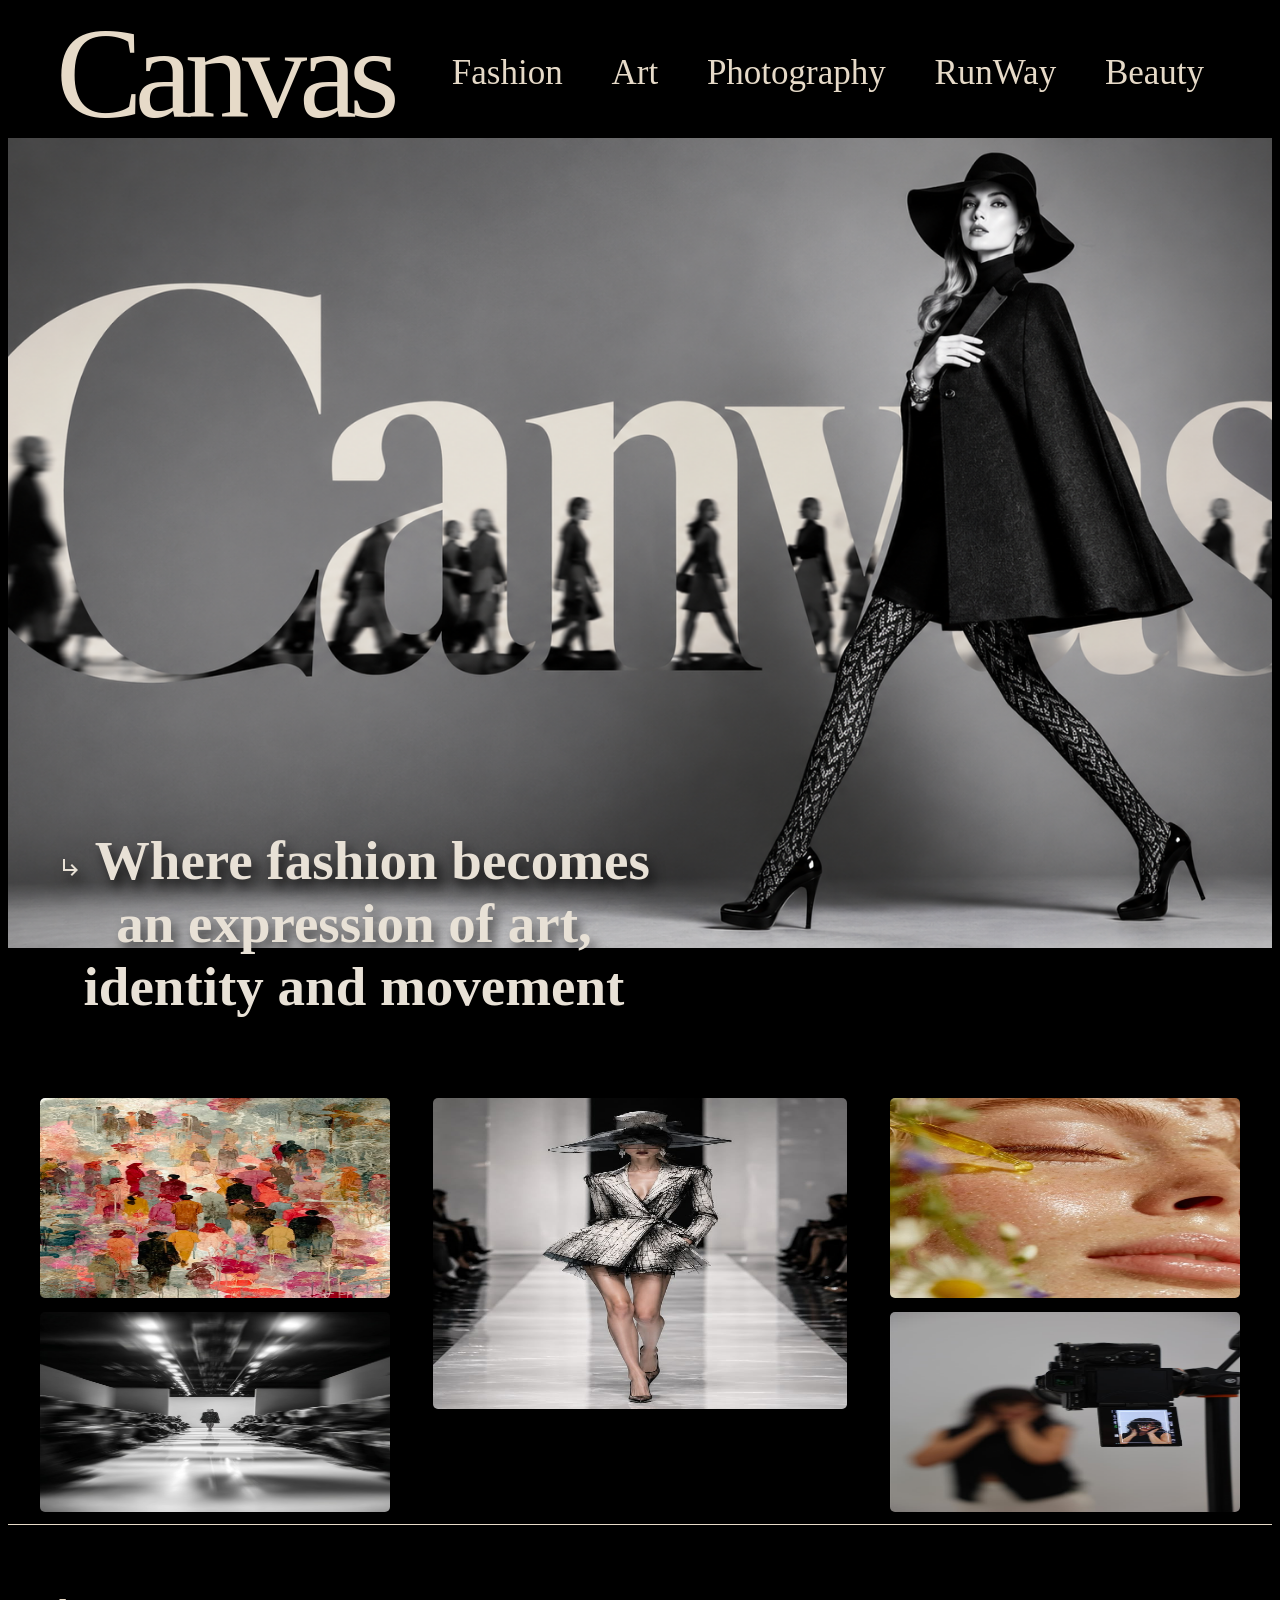
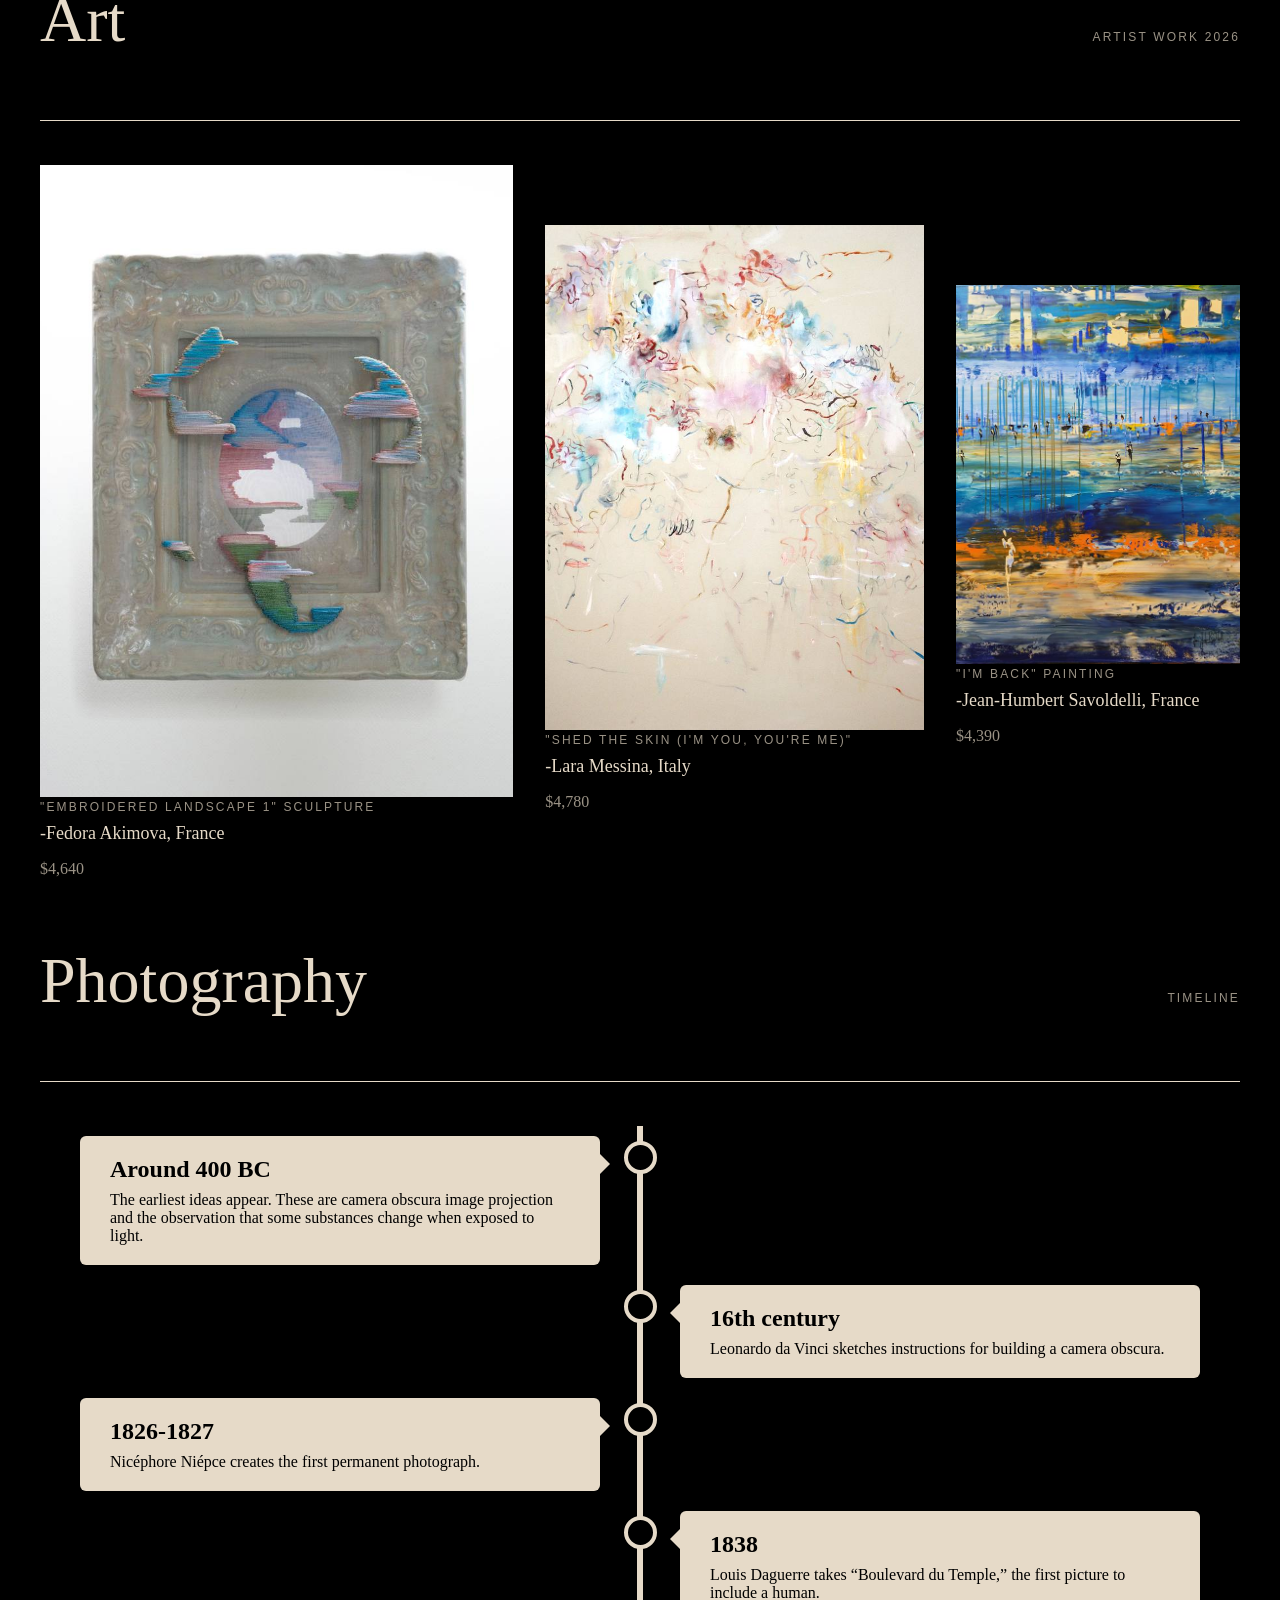
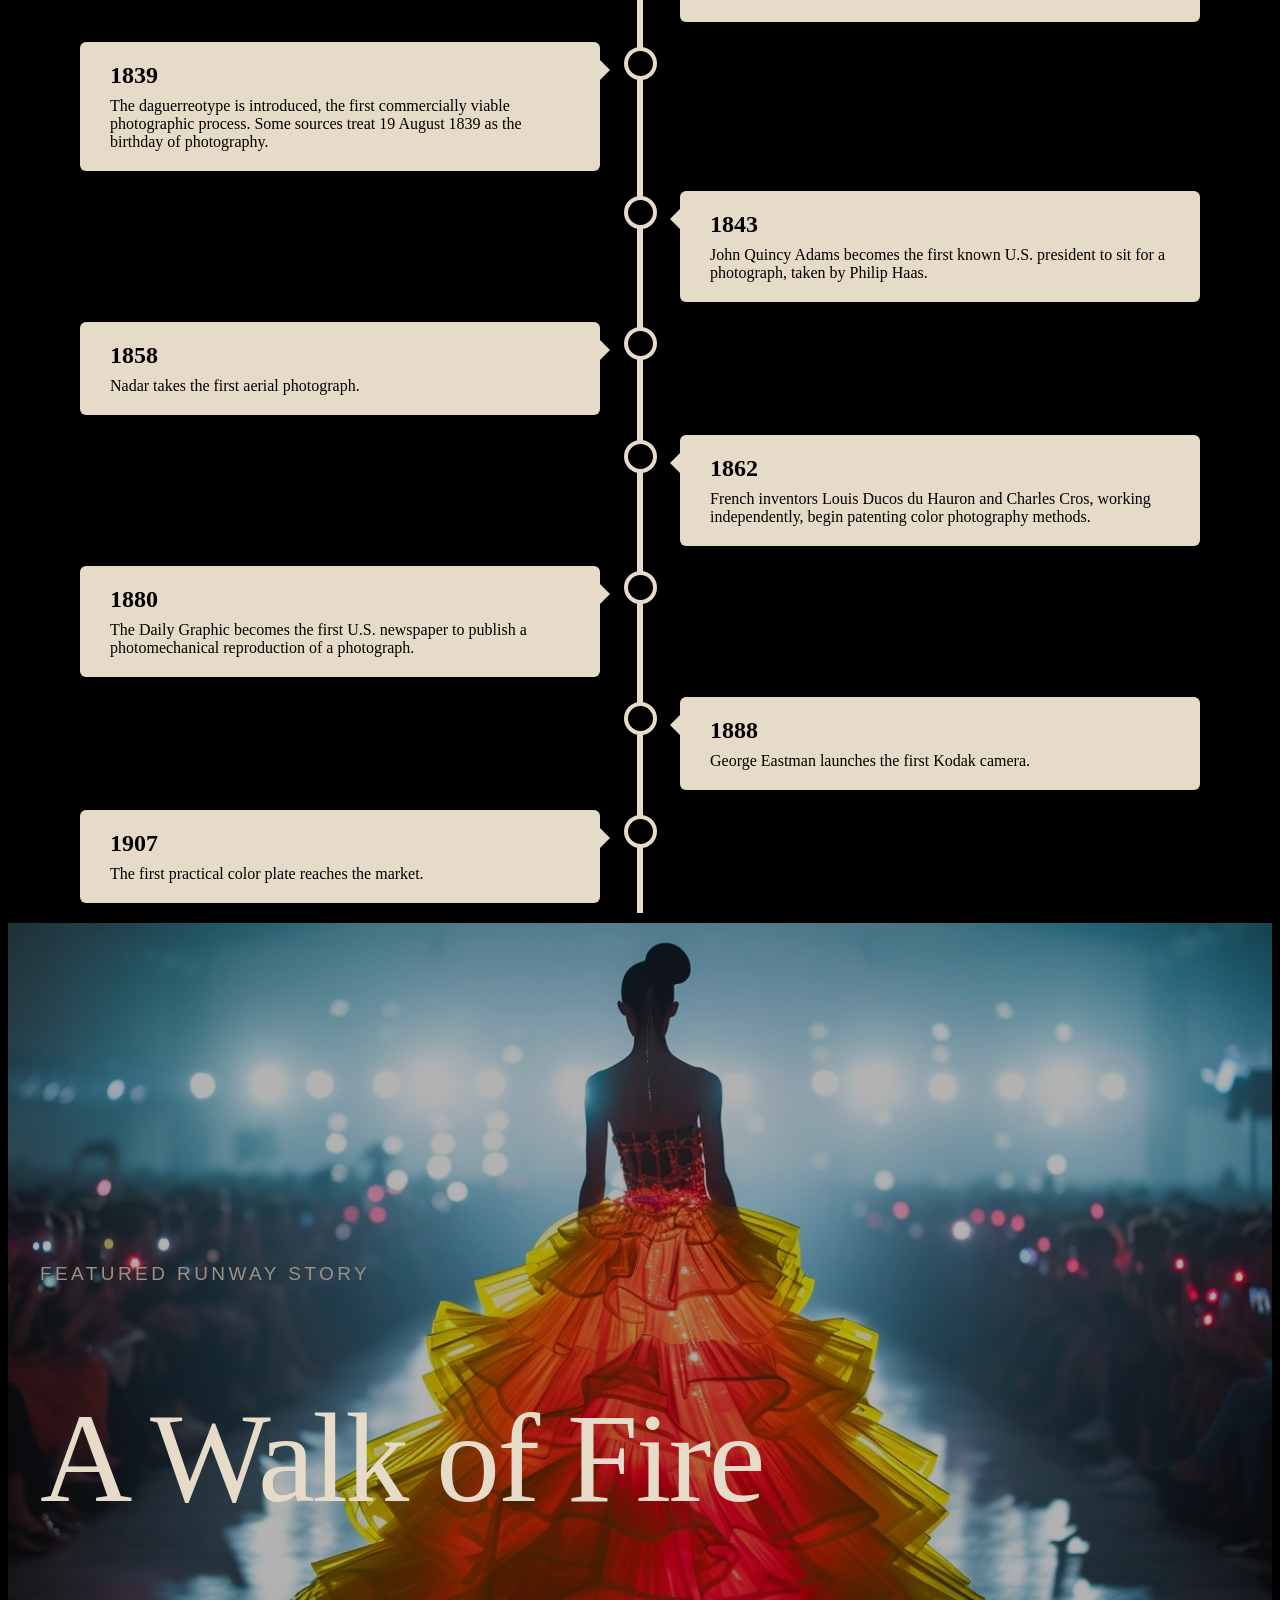
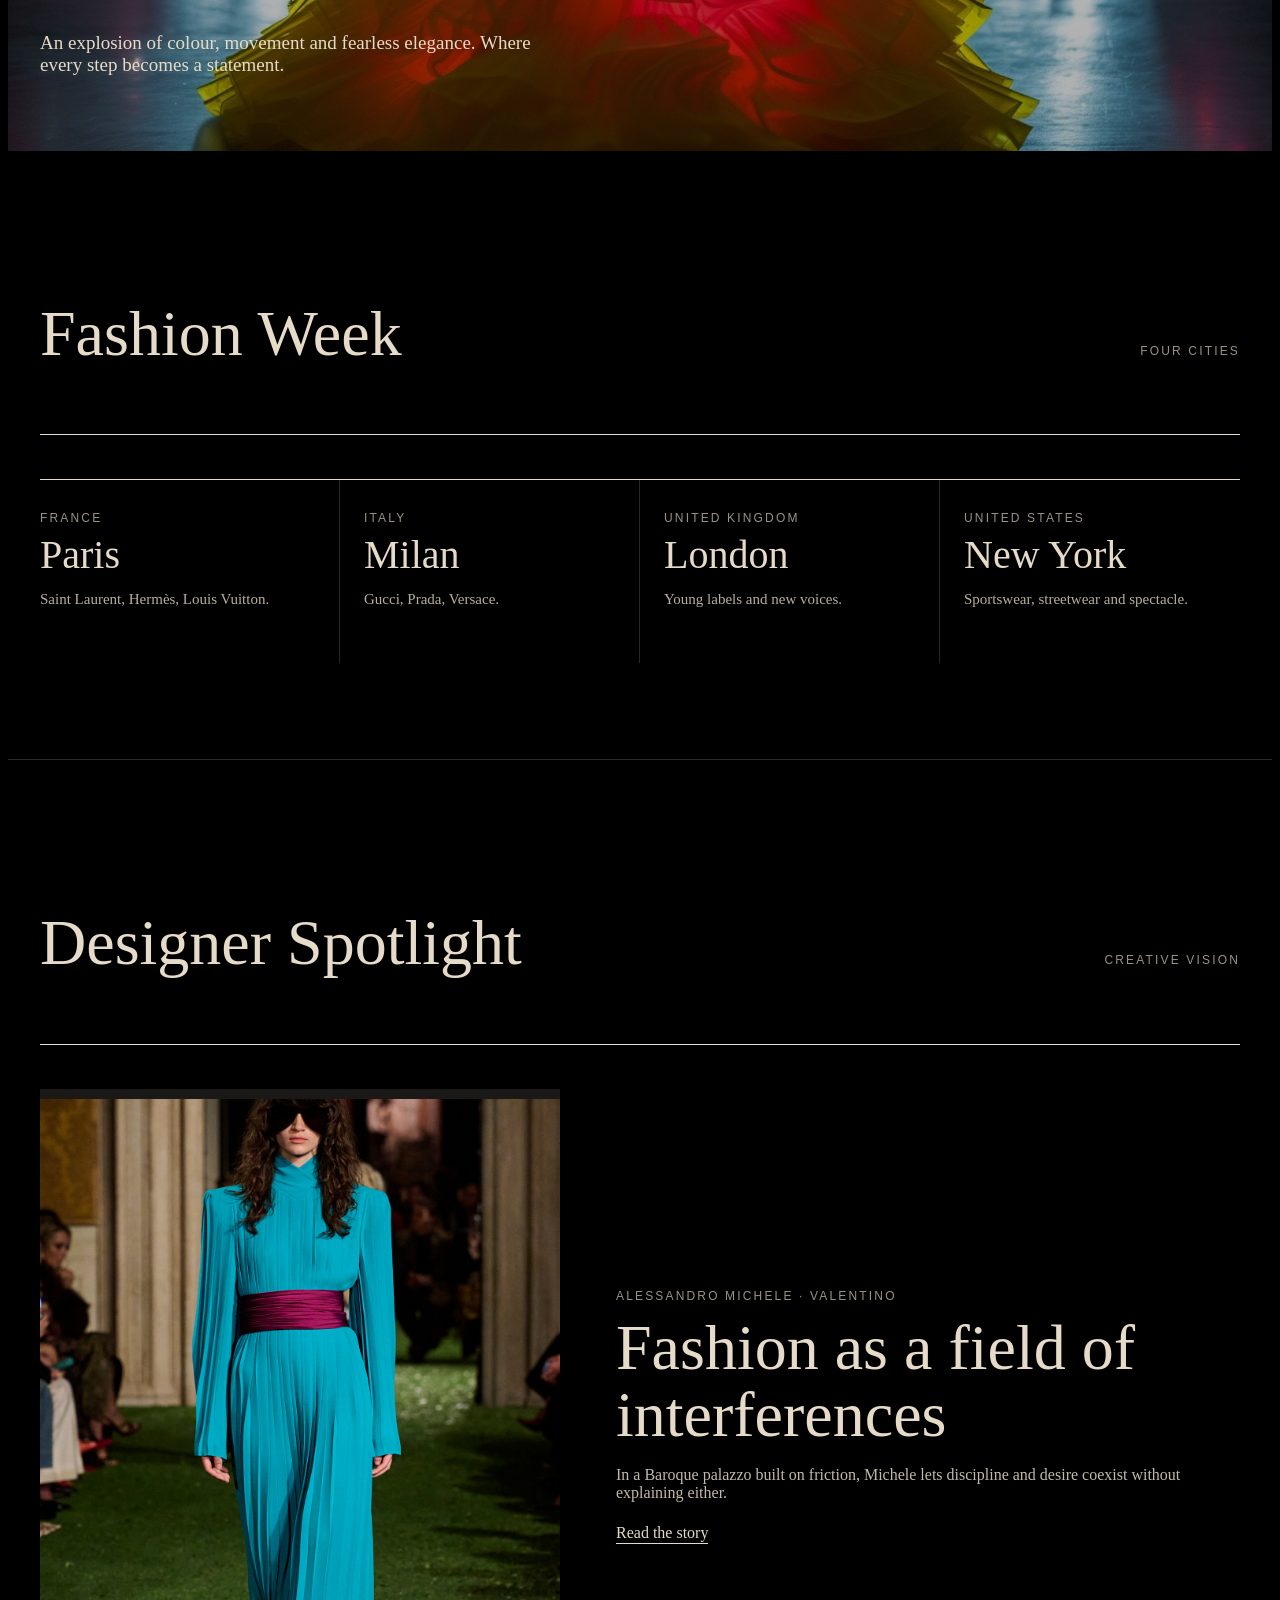
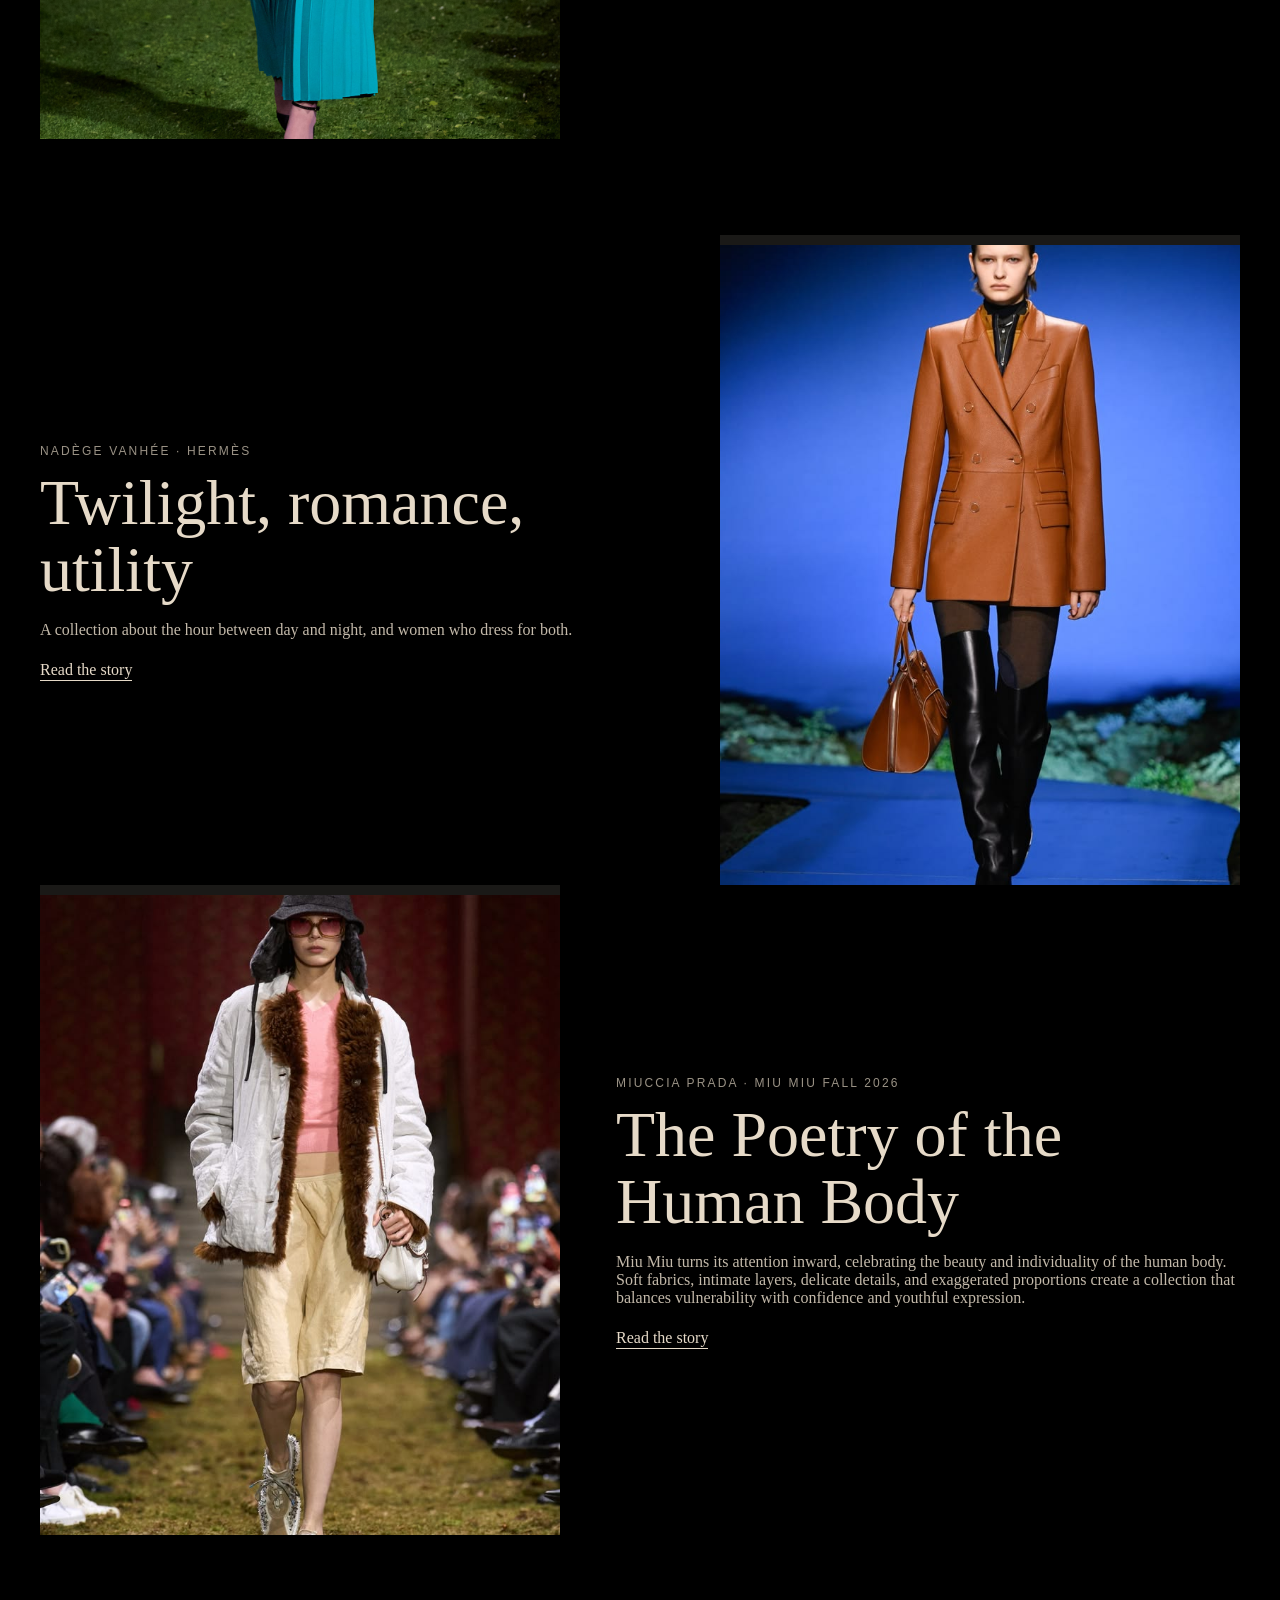
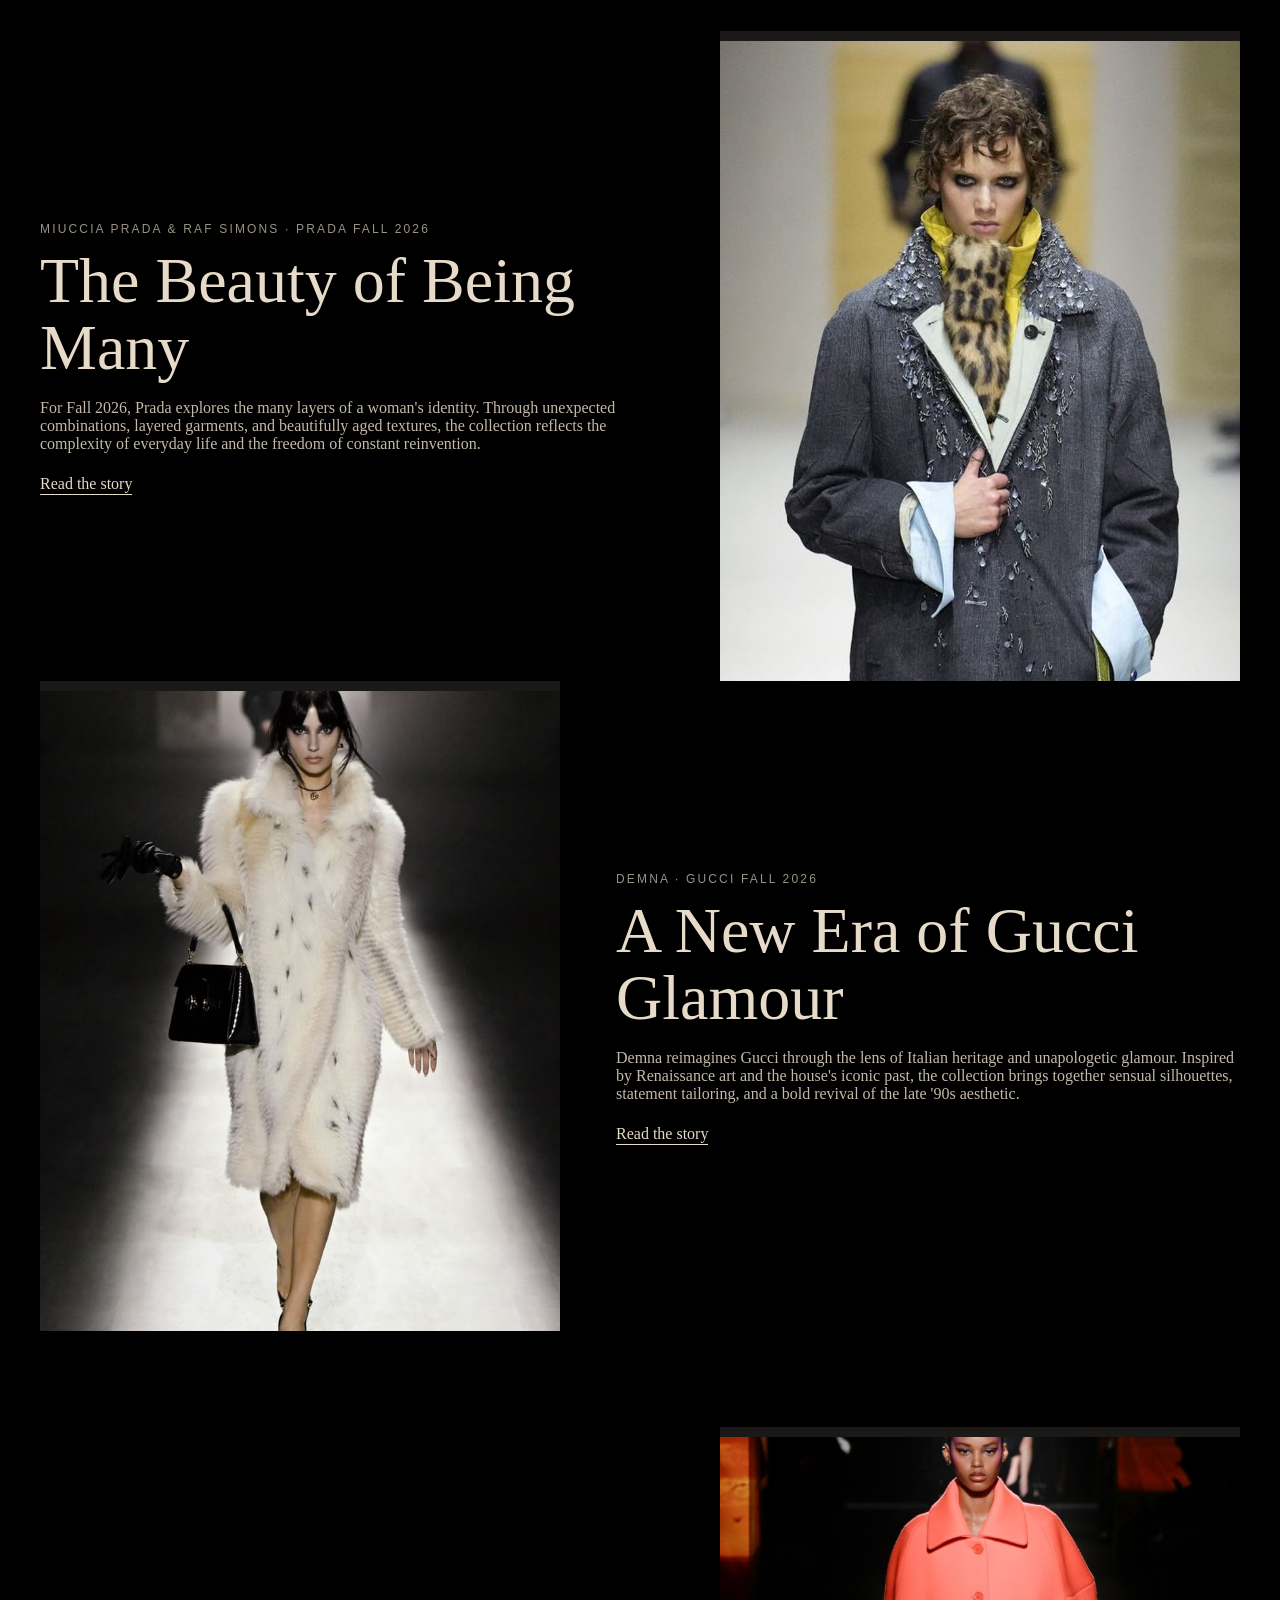
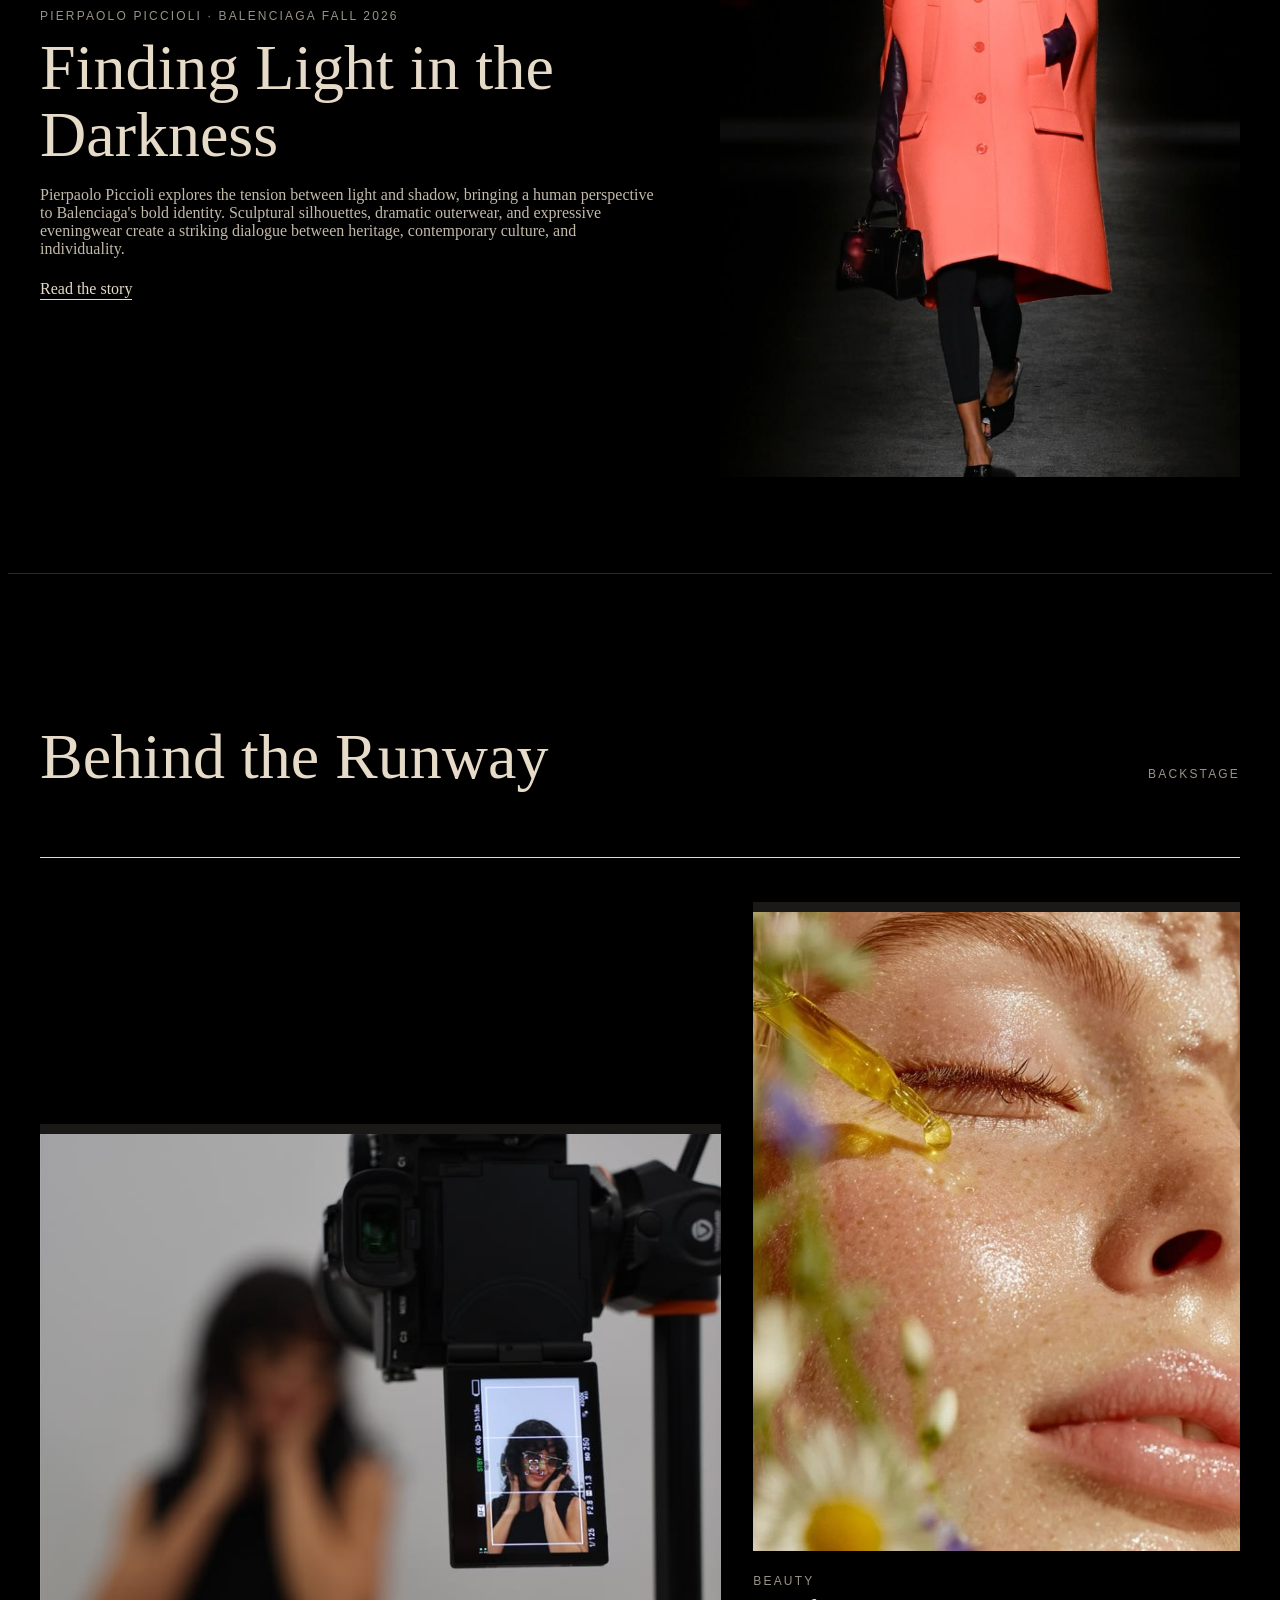
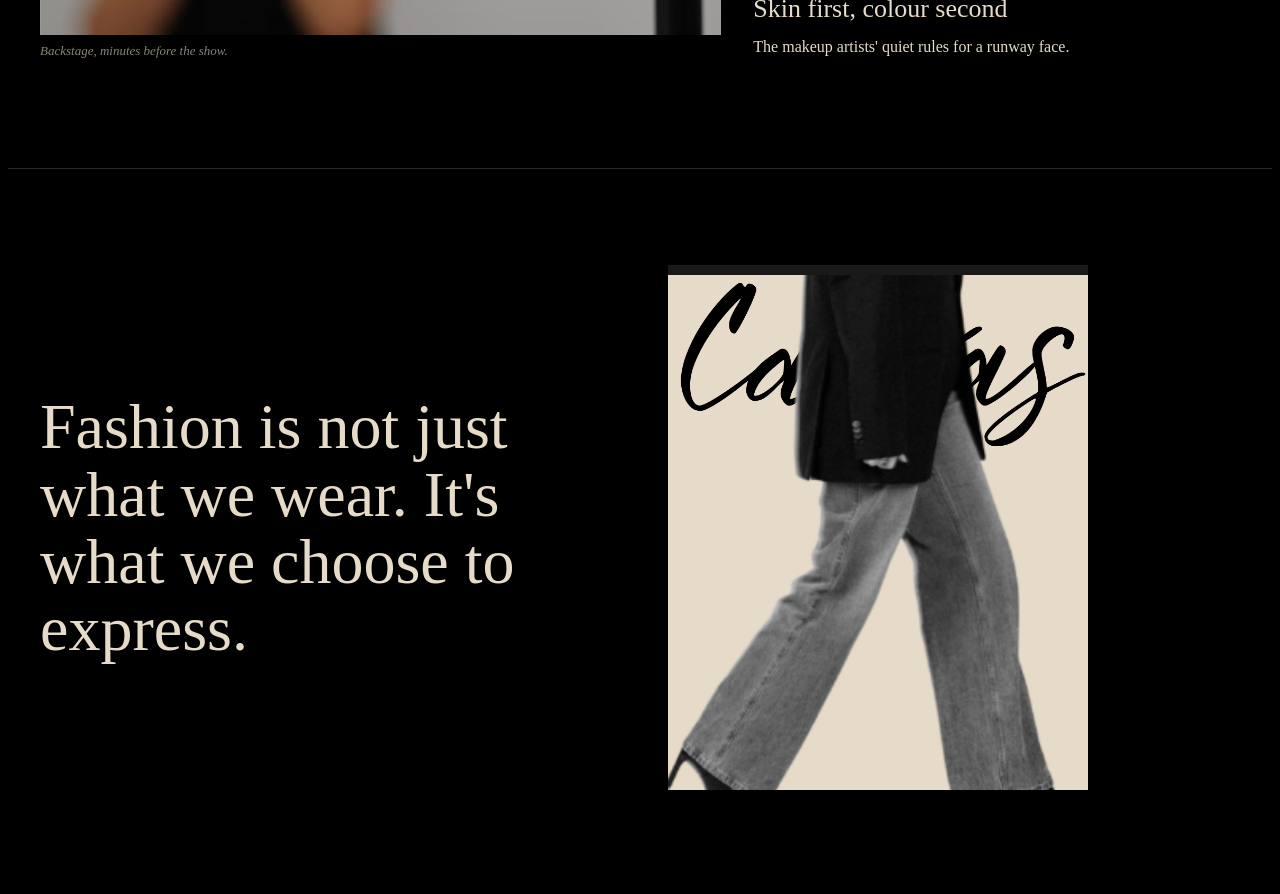
<file: index.html>
<!DOCTYPE html>
<html lang="en">
<head>
    <meta charset="UTF-8">
    <meta name="viewport" content="width=device-width, initial-scale=1.0">
    <title>Canvas</title>
    <link rel="stylesheet" href="style.css">
    <link rel="stylesheet" href="https://fonts.googleapis.com/css2?family=Material+Symbols+Outlined:opsz,wght,FILL,GRAD@24,400,0,0&icon_names=subdirectory_arrow_right&display=swap">
</head>
<body>
    <div class="Canvas-head">
        <h1>Canvas</h1>
        <nav class="navbar">
            <a href="#fashion">Fashion</a>
            <a href="#art">Art</a>
            <a href="#Photography">Photography</a>
            <a href="#runway">RunWay</a>
            <a href="#beauty">Beauty</a>
        </nav>
    </div>
    <div class="Canvas">
        <div class="start">
            <img src="start.png" alt="">
            <h1>
                <span class="material-symbols-outlined">subdirectory_arrow_right</span>
                Where fashion becomes an expression of art, identity and movement
            </h1>
        </div>
        <div class="Canvas-item">
            <div class="div1"><img src="AAC Runway Collection 2026.jpg" alt="Fashion">
                <div class="back"><span>Fashion</span></div>
            </div>
            <div class="div2"><img src="art.jpg" alt="Art">
                <div class="back"><span>Art</span></div>
            </div>
            <div class="div3"><img src="runway.jpg" alt="Runway">
                <div class="back"><span>RunWay</span></div>
            </div>
            <div class="div4"><img src="Skincare Blog & Tips _ Holistik Skincare Australia.jpg" alt="Beauty">
                <div class="back"><span>Beauty</span></div>
            </div>
            <div class="div5"><img src="Behind the Scenes_.jpg" alt="Photography">
                <div class="back"><span>Photography</span></div>
            </div>
        </div>
        <hr>

        <div class="section">
            <div class="content">
                <div class="section-head" id="art"><h2>Art</h2><span class="label">Artist Work 2026</span></div>
            </div>
            <div class="content art-section">
                <div>
                    <img src="embroidered.jpg" alt="Embroidered Landscape 1">
                    <span class="label">"EMBROIDERED LANDSCAPE 1" Sculpture</span>
                    <h3>-Fedora Akimova, France</h3>
                    <p>$4,640</p>
                </div>
                <div>
                    <img src="shedtheskin.jpg" alt="Shed The Skin">
                    <span class="label">"Shed The Skin (I'm You, You're Me)"</span>
                    <h3>-Lara Messina, Italy</h3>
                    <p>$4,780</p>
                </div>
                <div>
                    <img src="imback.jpg" alt="I'm Back">
                    <span class="label">"I'M Back" Painting</span>
                    <h3>-Jean-Humbert Savoldelli, France</h3>
                    <p>$4,390</p>
                </div>
            </div>
            <div class="content">
                <div class="section-head" id="Photography"><h2>Photography</h2><span class="label">TimeLine</span></div>
            </div>
        </div>

        <div class="Photography">
            <div class="timeline one">
                <div class="timeline-content">
                    <h2>Around 400 BC</h2>
                    <p>The earliest ideas appear. These are camera obscura image projection and the observation that some substances change when exposed to light.</p>
                </div>
            </div>
            <div class="timeline two">
                <div class="timeline-content">
                    <h2>16th century</h2>
                    <p>Leonardo da Vinci sketches instructions for building a camera obscura.</p>
                </div>
            </div>
            <div class="timeline one">
                <div class="timeline-content">
                    <h2>1826-1827</h2>
                    <p>Nicéphore Niépce creates the first permanent photograph.</p>
                </div>
            </div>
            <div class="timeline two">
                <div class="timeline-content">
                    <h2>1838</h2>
                    <p>Louis Daguerre takes “Boulevard du Temple,” the first picture to include a human.</p>
                </div>
            </div>
            <div class="timeline one">
                <div class="timeline-content">
                    <h2>1839</h2>
                    <p>The daguerreotype is introduced, the first commercially viable photographic process. Some sources treat 19 August 1839 as the birthday of photography.</p>
                </div>
            </div>
            <div class="timeline two">
                <div class="timeline-content">
                    <h2>1843</h2>
                    <p>John Quincy Adams becomes the first known U.S. president to sit for a photograph, taken by Philip Haas.</p>
                </div>
            </div>
            <div class="timeline one">
                <div class="timeline-content">
                    <h2>1858</h2>
                    <p>Nadar takes the first aerial photograph.</p>
                </div>
            </div>
            <div class="timeline two">
                <div class="timeline-content">
                    <h2>1862</h2>
                    <p>French inventors Louis Ducos du Hauron and Charles Cros, working independently, begin patenting color photography methods.</p>
                </div>
            </div>
            <div class="timeline one">
                <div class="timeline-content">
                    <h2>1880</h2>
                    <p>The Daily Graphic becomes the first U.S. newspaper to publish a photomechanical reproduction of a photograph.</p>
                </div>
            </div>
            <div class="timeline two">
                <div class="timeline-content">
                    <h2>1888</h2>
                    <p>George Eastman launches the first Kodak camera.</p>
                </div>
            </div>
            <div class="timeline one">
                <div class="timeline-content">
                    <h2>1907</h2>
                    <p>The first practical color plate reaches the market.</p>
                </div>
            </div>
        </div>
        <div id="runway" class="runway">
            <div class="runway-section">
                <img src="catwalk1.jpg" alt="Runway">
                <div class="txt">
                    <p class="label">Featured runway story</p>
                    <h2>A Walk of Fire</h2>
                    <p>An explosion of colour, movement and fearless elegance. Where every step becomes a statement.</p>
                </div>
            </div>
            <div class="canvas-section">
                <div class="content">
                    <div class="section-head"><h2>Fashion Week</h2><span class="label">Four cities</span></div>
                    <div class="weeks">
                        <a href="#"><span class="label">France</span><h3>Paris</h3><p>Saint Laurent, Hermès, Louis Vuitton.</p></a>
                        <a href="#"><span class="label">Italy</span><h3>Milan</h3><p>Gucci, Prada, Versace.</p></a>
                        <a href="#"><span class="label">United Kingdom</span><h3>London</h3><p>Young labels and new voices.</p></a>
                        <a href="#"><span class="label">United States</span><h3>New York</h3><p>Sportswear, streetwear and spectacle.</p></a>
                    </div>
                </div>
            </div>

            <div class="canvas-section">
                <div class="content">
                    <div class="section-head" id="fashion"><h2>Designer Spotlight</h2><span class="label">Creative vision</span></div>

                    <div class="spot">
                        <a href="valentino.html" class="imgbox"><img src="valentino.jpg" alt="Valentino"></a>
                        <div>
                            <span class="label">Alessandro Michele · Valentino</span>
                            <h3>Fashion as a field of interferences</h3>
                            <p>In a Baroque palazzo built on friction, Michele lets discipline and desire coexist without explaining either.</p>
                            <a class="r-link" href="valentino.html">Read the story</a>
                        </div>
                    </div>

                    <div class="spot rev">
                        <a href="hermes.html" class="imgbox"><img src="Hermès Fall 2026 Ready to Wear Collection [PHOTOS].jpg" alt="Hermès"></a>
                        <div>
                            <span class="label">Nadège Vanhée · Hermès</span>
                            <h3>Twilight, romance, utility</h3>
                            <p>A collection about the hour between day and night, and women who dress for both.</p>
                            <a class="r-link" href="hermes.html">Read the story</a>
                        </div>
                    </div>

                    <div class="spot">
                        <a href="miumiu.html" class="imgbox"><img src="Miu Miu Fall 2026 Ready-to-Wear Collection.jpg" alt="Miu Miu"></a>
                        <div>
                            <span class="label">Miuccia Prada · Miu Miu Fall 2026</span>
                            <h3>The Poetry of the Human Body</h3>
                            <p>Miu Miu turns its attention inward, celebrating the beauty and individuality of the human body. Soft fabrics, intimate layers, delicate details, and exaggerated proportions create a collection that balances vulnerability with confidence and youthful expression.</p>
                            <a class="r-link" href="miumiu.html">Read the story</a>
                        </div>
                    </div>

                    <div class="spot rev">
                        <a href="prada.html" class="imgbox"><img src="prada.jpg" alt="Prada"></a>
                        <div>
                            <span class="label">Miuccia Prada &amp; Raf Simons · Prada Fall 2026</span>
                            <h3>The Beauty of Being Many</h3>
                            <p>For Fall 2026, Prada explores the many layers of a woman's identity. Through unexpected combinations, layered garments, and beautifully aged textures, the collection reflects the complexity of everyday life and the freedom of constant reinvention.</p>
                            <a class="r-link" href="prada.html">Read the story</a>
                        </div>
                    </div>

                    <div class="spot">
                        <a href="gucci.html" class="imgbox"><img src="Gucci Fall 2026 Ready-to-Wear Collection at Milan Fashion Week.jpg" alt="Gucci"></a>
                        <div>
                            <span class="label">Demna · Gucci Fall 2026</span>
                            <h3>A New Era of Gucci Glamour</h3>
                            <p>Demna reimagines Gucci through the lens of Italian heritage and unapologetic glamour. Inspired by Renaissance art and the house's iconic past, the collection brings together sensual silhouettes, statement tailoring, and a bold revival of the late '90s aesthetic.</p>
                            <a class="r-link" href="gucci.html">Read the story</a>
                        </div>
                    </div>

                    <div class="spot rev">
                        <a href="Balenciaga.html" class="imgbox"><img src="balenciaga.jpg" alt="Balenciaga"></a>
                        <div>
                            <span class="label">Pierpaolo Piccioli · Balenciaga Fall 2026</span>
                            <h3>Finding Light in the Darkness</h3>
                            <p>Pierpaolo Piccioli explores the tension between light and shadow, bringing a human perspective to Balenciaga's bold identity. Sculptural silhouettes, dramatic outerwear, and expressive eveningwear create a striking dialogue between heritage, contemporary culture, and individuality.</p>
                            <a class="r-link" href="Balenciaga.html">Read the story</a>
                        </div>
                    </div>
                </div>
            </div>
            <div class="canvas-section">
                <div class="content">
                    <div class="section-head" id="beauty"><h2>Behind the Runway</h2><span class="label">Backstage</span></div>
                    <div class="behind">
                        <div>
                            <div class="imgbox big"><img src="Behind the Scenes_.jpg" alt="Backstage"></div>
                            <p class="r-caption">Backstage, minutes before the show.</p>
                        </div>
                        <div>
                            <div class="imgbox small"><img src="Skincare Blog & Tips _ Holistik Skincare Australia.jpg" alt="Beauty"></div>
                            <span class="label">Beauty</span>
                            <h3>Skin first, colour second</h3>
                            <p>The makeup artists' quiet rules for a runway face.</p>
                        </div>
                    </div>
                </div>
            </div>
            <div class="closing">
                <h2>Fashion is not just what we wear. It's what we choose to express.</h2>
                <div class="imgbox"><img src="catwalk.jpg" alt="Catwalk"></div>
            </div>
        </div>
    </div>
</body>
</html>
</file>
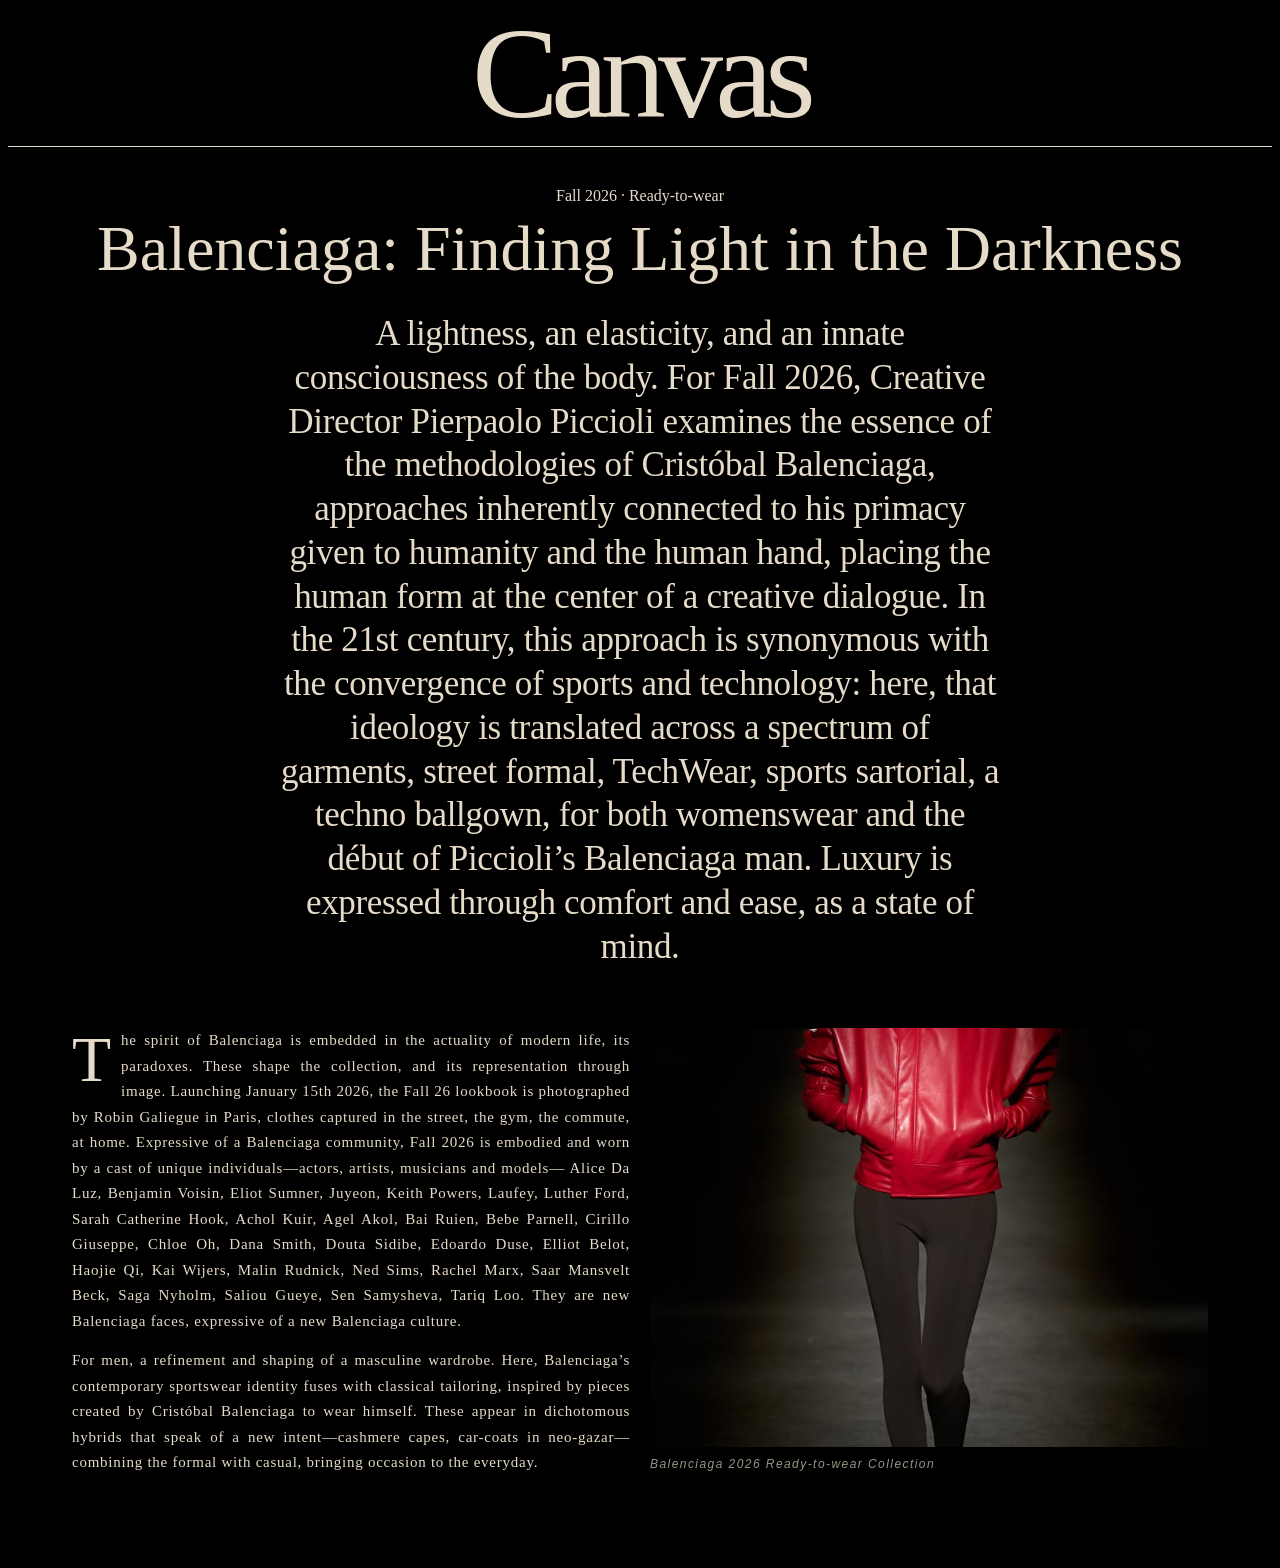
<file: Balenciaga.html>
<!DOCTYPE html>
<html lang="en">
<head>
    <meta charset="UTF-8">
    <meta name="viewport" content="width=device-width, initial-scale=1.0">
    <title>Balenciaga | Canvas</title>
    <link rel="stylesheet" href="style.css">
</head>
<body>
    <div class="Canvas-head">
        <h1><a href="index.html">Canvas</a></h1>
    </div>
    <hr>

    <p class=show label">Fall 2026 · Ready-to-wear</p>
    <h2 class="Fashion-title">Balenciaga: Finding Light in the Darkness</h2>

    <div class="Fashion-headline">
        <p>A lightness, an elasticity, and an innate consciousness of the body. For Fall 2026, Creative Director Pierpaolo Piccioli examines the essence of the methodologies of Cristóbal Balenciaga, approaches inherently connected to his primacy given to humanity and the human hand, placing the human form at the center of a creative dialogue. In the 21st century, this approach is synonymous with the convergence of sports and technology: here, that ideology is translated across a spectrum of garments, street formal, TechWear, sports sartorial, a techno ballgown, for both womenswear and the début of Piccioli’s Balenciaga man. Luxury is expressed through comfort and ease, as a state of mind.</p>
    </div>

    <div class="Fashion-layout">
        <div class="Fashion-article">
            <p>The spirit of Balenciaga is embedded in the actuality of modern life, its paradoxes. These shape the collection, and its representation through image. Launching January 15th 2026, the Fall 26 lookbook is photographed by Robin Galiegue in Paris, clothes captured in the street, the gym, the commute, at home. Expressive of a Balenciaga community, Fall 2026 is embodied and worn by a cast of unique individuals—actors, artists, musicians and models— Alice Da Luz, Benjamin Voisin, Eliot Sumner, Juyeon, Keith Powers, Laufey, Luther Ford, Sarah Catherine Hook, Achol Kuir, Agel Akol, Bai Ruien, Bebe Parnell, Cirillo Giuseppe, Chloe Oh, Dana Smith, Douta Sidibe, Edoardo Duse, Elliot Belot, Haojie Qi, Kai Wijers, Malin Rudnick, Ned Sims, Rachel Marx, Saar Mansvelt Beck, Saga Nyholm, Saliou Gueye, Sen Samysheva, Tariq Loo. They are new Balenciaga faces, expressive of a new Balenciaga culture.</p>
            <p>For men, a refinement and shaping of a masculine wardrobe. Here, Balenciaga’s contemporary sportswear identity fuses with classical tailoring, inspired by pieces created by Cristóbal Balenciaga to wear himself. These appear in dichotomous hybrids that speak of a new intent—cashmere capes, car-coats in neo-gazar—combining the formal with casual, bringing occasion to the everyday.</p>
        </div>

        <figure class="Fashion-page">
            <img src="Balenciaga Fall 2026 Ready-to-Wear Collection.jpg" alt="Balenciaga Fall 2026 Ready-to-wear Collection">
            <figcaption class="photo-tag">Balenciaga 2026 Ready-to-wear Collection</figcaption>
        </figure>
    </div>
</body>
</html>
</file>
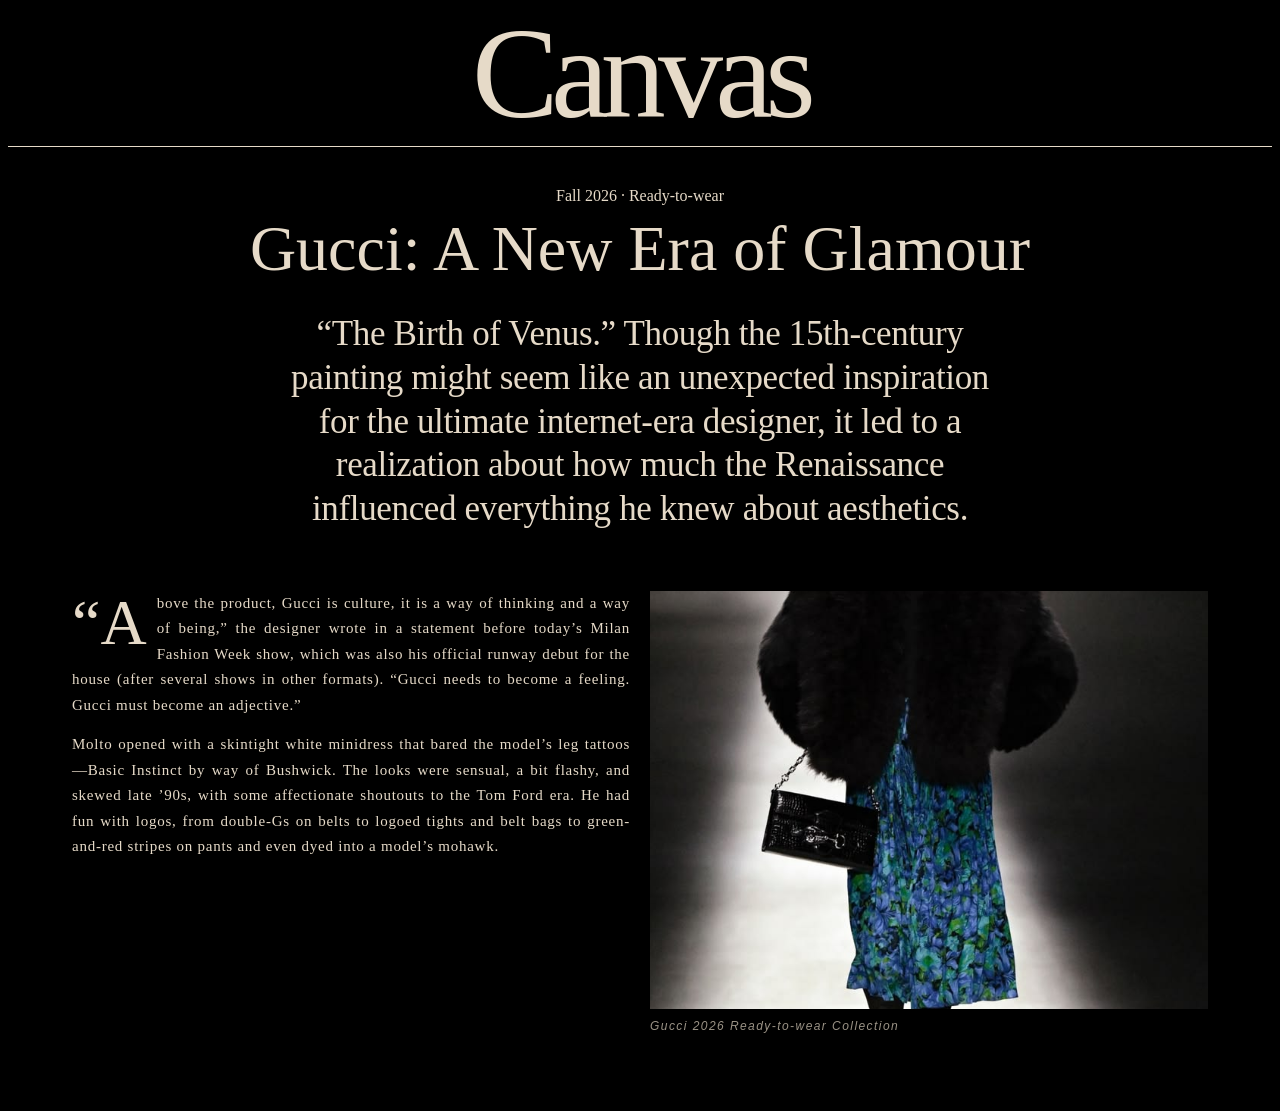
<file: gucci.html>
<!DOCTYPE html>
<html lang="en">
<head>
    <meta charset="UTF-8">
    <meta name="viewport" content="width=device-width, initial-scale=1.0">
    <title>Gucci | Canvas</title>
    <link rel="stylesheet" href="style.css">
</head>
<body>
    <div class="Canvas-head">
        <h1><a href="index.html">Canvas</a></h1>
    </div>
    <hr>

    <p class=show label">Fall 2026 · Ready-to-wear</p>
    <h2 class="Fashion-title">Gucci: A New Era of Glamour</h2>

    <div class="Fashion-headline">
        <p>“The Birth of Venus.” Though the 15th-century painting might seem like an unexpected inspiration for the ultimate internet-era designer, it led to a realization about how much the Renaissance influenced everything he knew about aesthetics.</p>
    </div>

    <div class="Fashion-layout">
        <div class="Fashion-article">
            <p>“Above the product, Gucci is culture, it is a way of thinking and a way of being,” the designer wrote in a statement before today’s Milan Fashion Week show, which was also his official runway debut for the house (after several shows in other formats). “Gucci needs to become a feeling. Gucci must become an adjective.”</p>
            <p>Molto opened with a skintight white minidress that bared the model’s leg tattoos—Basic Instinct by way of Bushwick. The looks were sensual, a bit flashy, and skewed late ’90s, with some affectionate shoutouts to the Tom Ford era. He had fun with logos, from double-Gs on belts to logoed tights and belt bags to green-and-red stripes on pants and even dyed into a model’s mohawk.</p>
        </div>

        <figure class="Fashion-page">
            <img src="Gucci Fall 2026 Ready-to-Wear Collection at Milan Fashion Week (1).jpg" alt="Gucci Fall 2026 Ready-to-wear Collection">
            <figcaption class="photo-tag">Gucci 2026 Ready-to-wear Collection</figcaption>
        </figure>
    </div>
</body>
</html>
</file>
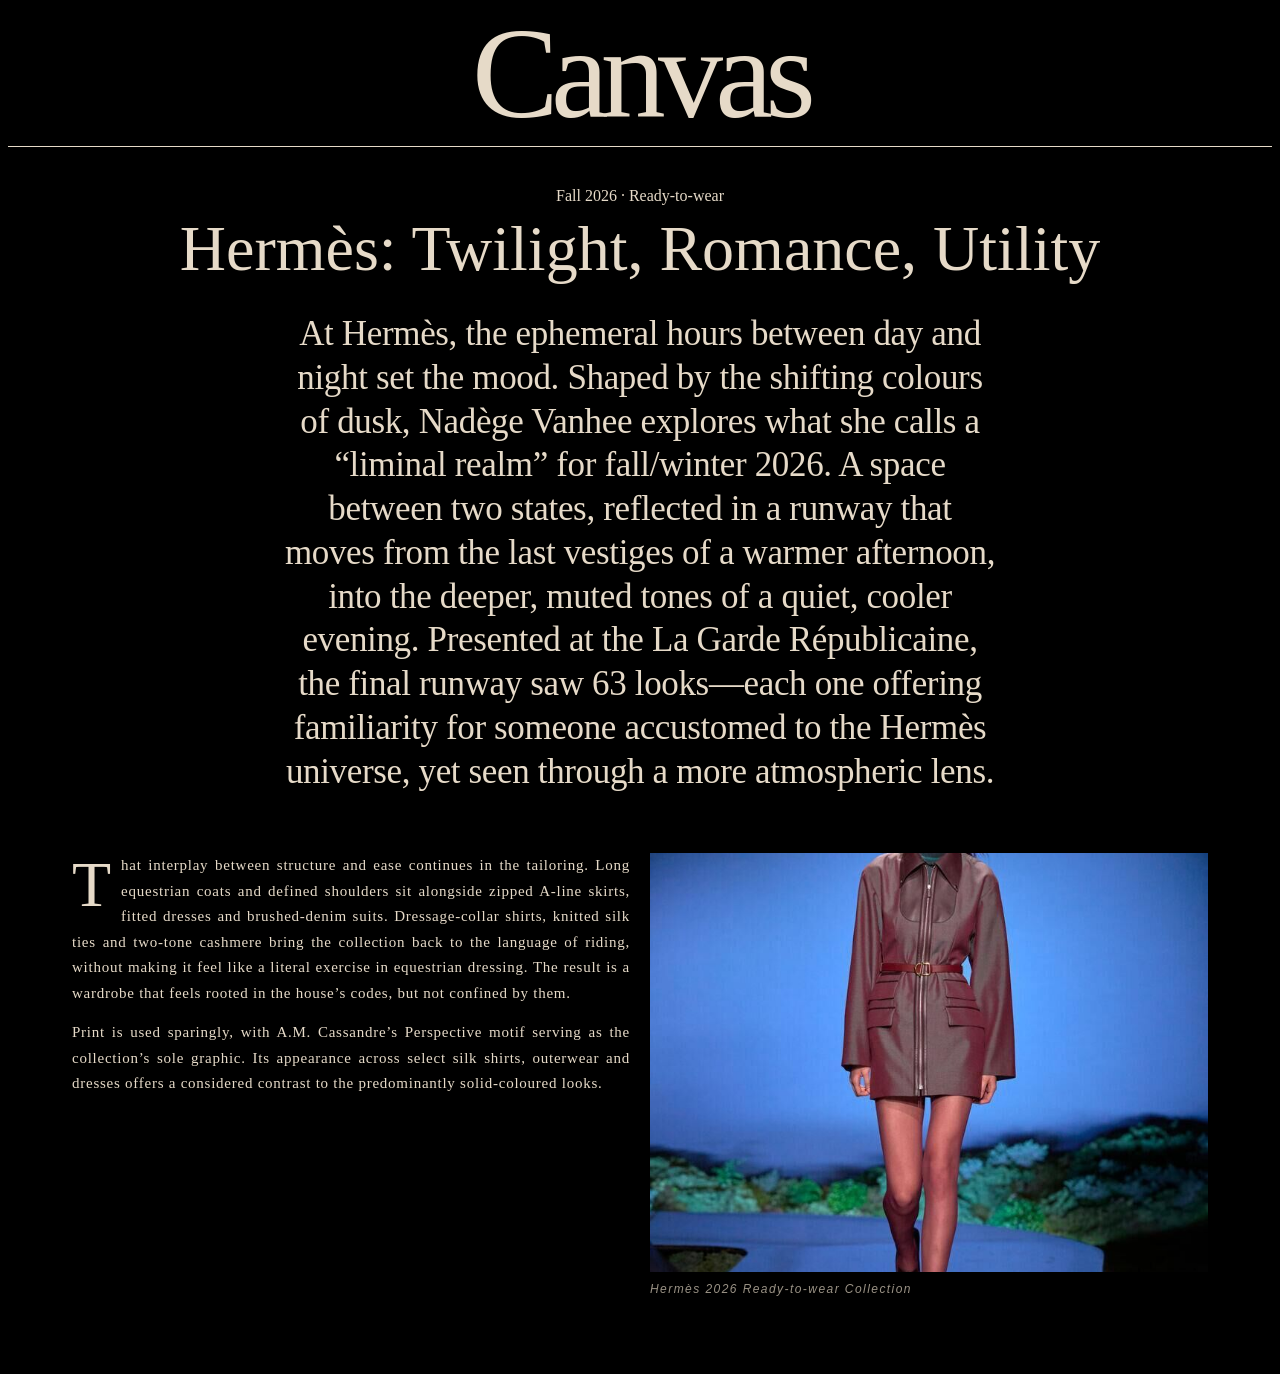
<file: hermes.html>
<!DOCTYPE html>
<html lang="en">
<head>
    <meta charset="UTF-8">
    <meta name="viewport" content="width=device-width, initial-scale=1.0">
    <title>Hermès | Canvas</title>
    <link rel="stylesheet" href="style.css">
</head>
<body>
    <div class="Canvas-head">
        <h1><a href="index.html">Canvas</a></h1>
    </div>
    <hr>

    <p class=show label">Fall 2026 · Ready-to-wear</p>
    <h2 class="Fashion-title">Hermès: Twilight, Romance, Utility</h2>

    <div class="Fashion-headline">
        <p>At Hermès, the ephemeral hours between day and night set the mood. Shaped by the shifting colours of dusk, Nadège Vanhee explores what she calls a “liminal realm” for fall/winter 2026. A space between two states, reflected in a runway that moves from the last vestiges of a warmer afternoon, into the deeper, muted tones of a quiet, cooler evening. Presented at the La Garde Républicaine, the final runway saw 63 looks—each one offering familiarity for someone accustomed to the Hermès universe, yet seen through a more atmospheric lens.</p>
    </div>

    <div class="Fashion-layout">
        <div class="Fashion-article">
            <p>That interplay between structure and ease continues in the tailoring. Long equestrian coats and defined shoulders sit alongside zipped A-line skirts, fitted dresses and brushed-denim suits. Dressage-collar shirts, knitted silk ties and two-tone cashmere bring the collection back to the language of riding, without making it feel like a literal exercise in equestrian dressing. The result is a wardrobe that feels rooted in the house’s codes, but not confined by them.</p>
            <p>Print is used sparingly, with A.M. Cassandre’s Perspective motif serving as the collection’s sole graphic. Its appearance across select silk shirts, outerwear and dresses offers a considered contrast to the predominantly solid-coloured looks.</p>
        </div>

        <figure class="Fashion-page">
            <img src="hermes.jpg" alt="Hermès Fall 2026 Ready-to-wear Collection">
            <figcaption class="photo-tag">Hermès 2026 Ready-to-wear Collection</figcaption>
        </figure>
    </div>
</body>
</html>
</file>
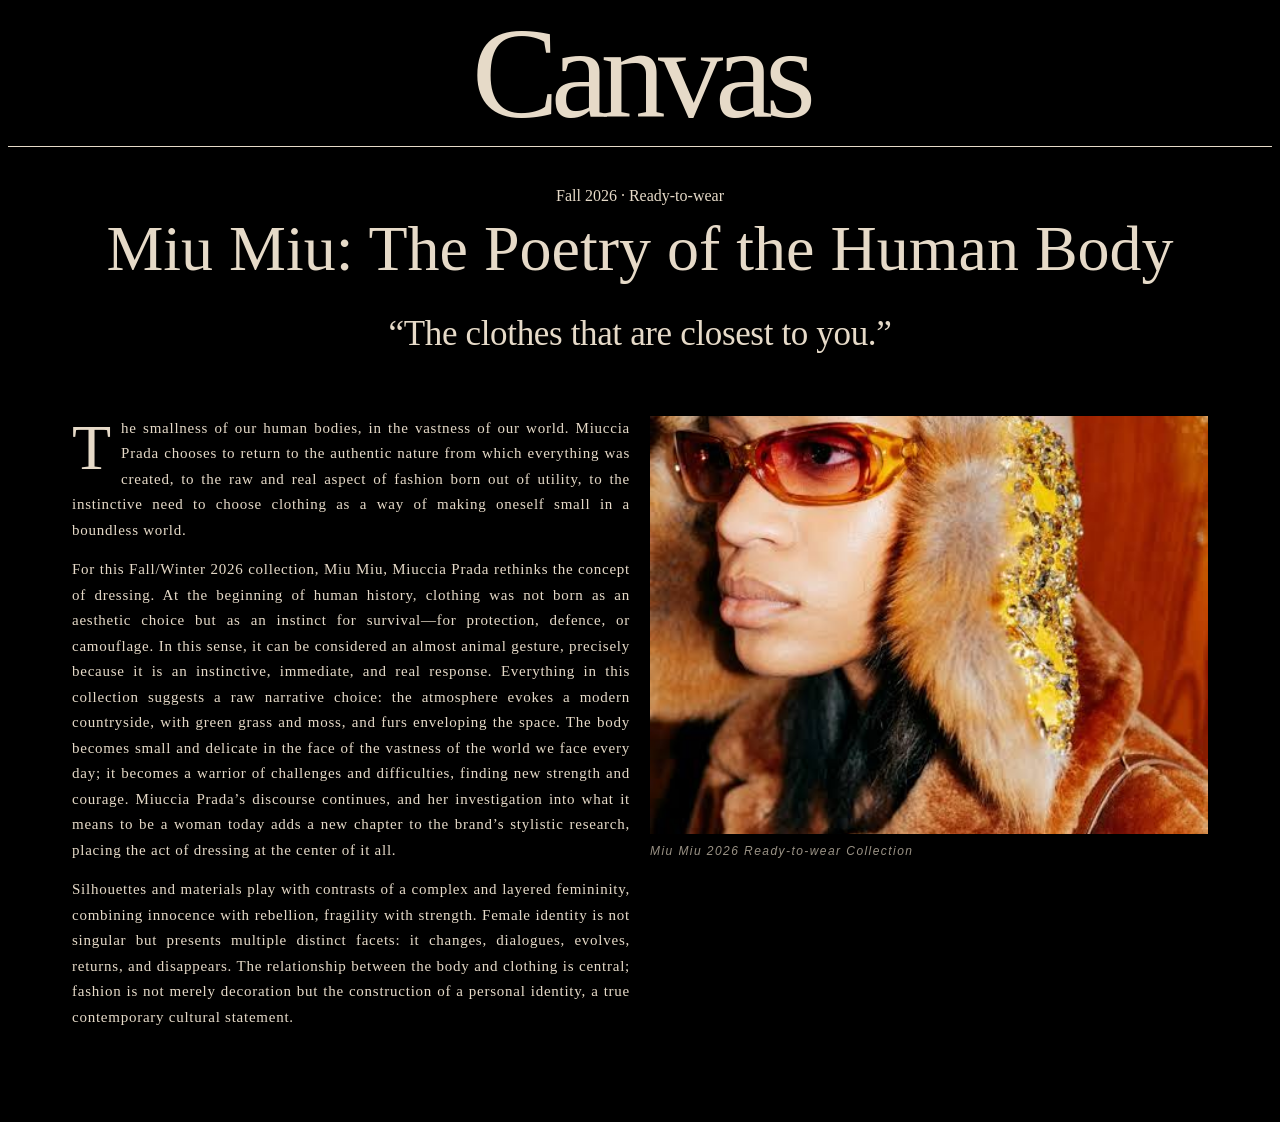
<file: miumiu.html>
<!DOCTYPE html>
<html lang="en">
<head>
    <meta charset="UTF-8">
    <meta name="viewport" content="width=device-width, initial-scale=1.0">
    <title>Miu Miu | Canvas</title>
    <link rel="stylesheet" href="style.css">
</head>
<body>
    <div class="Canvas-head">
        <h1><a href="index.html">Canvas</a></h1>
    </div>
    <hr>

    <p class=show label">Fall 2026 · Ready-to-wear</p>
    <h2 class="Fashion-title">Miu Miu: The Poetry of the Human Body</h2>

    <div class="Fashion-headline">
        <p>“The clothes that are closest to you.”</p>
    </div>

    <div class="Fashion-layout">
        <div class="Fashion-article">
            <p>The smallness of our human bodies, in the vastness of our world. Miuccia Prada chooses to return to the authentic nature from which everything was created, to the raw and real aspect of fashion born out of utility, to the instinctive need to choose clothing as a way of making oneself small in a boundless world.</p>
            <p>For this Fall/Winter 2026 collection, Miu Miu, Miuccia Prada rethinks the concept of dressing. At the beginning of human history, clothing was not born as an aesthetic choice but as an instinct for survival—for protection, defence, or camouflage. In this sense, it can be considered an almost animal gesture, precisely because it is an instinctive, immediate, and real response. Everything in this collection suggests a raw narrative choice: the atmosphere evokes a modern countryside, with green grass and moss, and furs enveloping the space. The body becomes small and delicate in the face of the vastness of the world we face every day; it becomes a warrior of challenges and difficulties, finding new strength and courage. Miuccia Prada’s discourse continues, and her investigation into what it means to be a woman today adds a new chapter to the brand’s stylistic research, placing the act of dressing at the center of it all.</p>
            <p>Silhouettes and materials play with contrasts of a complex and layered femininity, combining innocence with rebellion, fragility with strength. Female identity is not singular but presents multiple distinct facets: it changes, dialogues, evolves, returns, and disappears. The relationship between the body and clothing is central; fashion is not merely decoration but the construction of a personal identity, a true contemporary cultural statement.</p>
        </div>

        <figure class="Fashion-page">
            <img src="miumiu.jpg" alt="Miu Miu Fall 2026 Ready-to-wear Collection">
            <figcaption class="photo-tag">Miu Miu 2026 Ready-to-wear Collection</figcaption>
        </figure>
    </div>
</body>
</html>
</file>
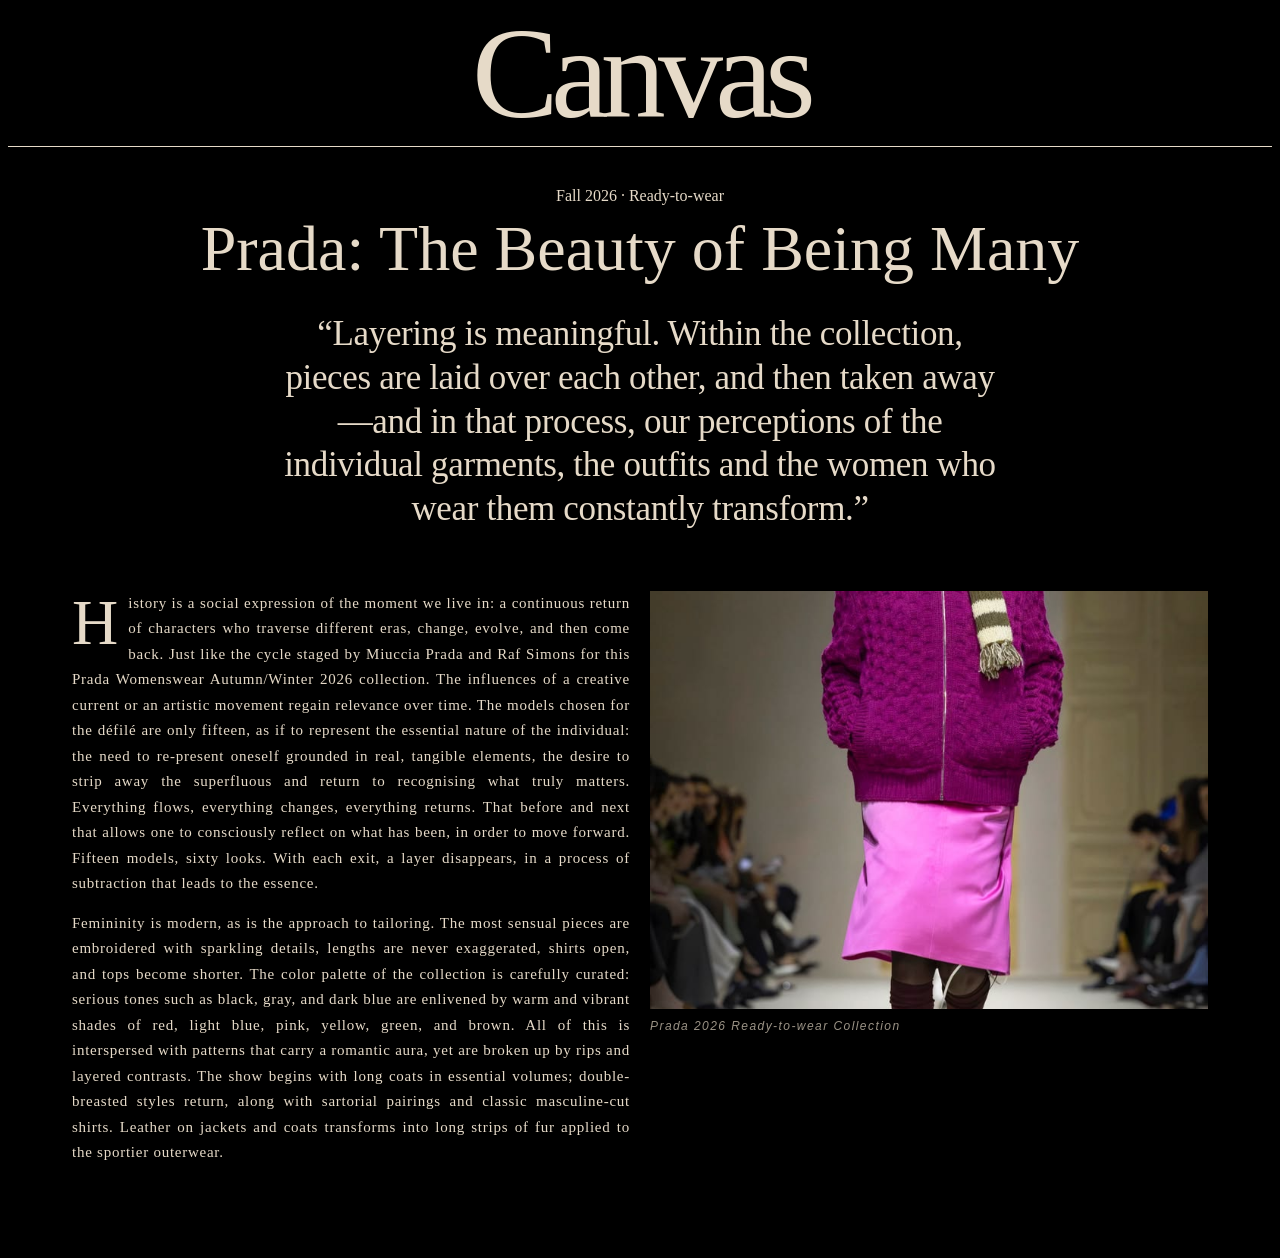
<file: prada.html>
<!DOCTYPE html>
<html lang="en">
<head>
    <meta charset="UTF-8">
    <meta name="viewport" content="width=device-width, initial-scale=1.0">
    <title>Prada | Canvas</title>
    <link rel="stylesheet" href="style.css">
</head>
<body>
    <div class="Canvas-head">
        <h1><a href="index.html">Canvas</a></h1>
    </div>
    <hr>

    <p class=show label">Fall 2026 · Ready-to-wear</p>
    <h2 class="Fashion-title">Prada: The Beauty of Being Many</h2>

    <div class="Fashion-headline">
        <p>“Layering is meaningful. Within the collection, pieces are laid over each other, and then taken away—and in that process, our perceptions of the individual garments, the outfits and the women who wear them constantly transform.”</p>
    </div>

    <div class="Fashion-layout">
        <div class="Fashion-article">
            <p>History is a social expression of the moment we live in: a continuous return of characters who traverse different eras, change, evolve, and then come back. Just like the cycle staged by Miuccia Prada and Raf Simons for this Prada Womenswear Autumn/Winter 2026 collection. The influences of a creative current or an artistic movement regain relevance over time. The models chosen for the défilé are only fifteen, as if to represent the essential nature of the individual: the need to re-present oneself grounded in real, tangible elements, the desire to strip away the superfluous and return to recognising what truly matters. Everything flows, everything changes, everything returns. That before and next that allows one to consciously reflect on what has been, in order to move forward. Fifteen models, sixty looks. With each exit, a layer disappears, in a process of subtraction that leads to the essence.</p>
            <p>Femininity is modern, as is the approach to tailoring. The most sensual pieces are embroidered with sparkling details, lengths are never exaggerated, shirts open, and tops become shorter. The color palette of the collection is carefully curated: serious tones such as black, gray, and dark blue are enlivened by warm and vibrant shades of red, light blue, pink, yellow, green, and brown. All of this is interspersed with patterns that carry a romantic aura, yet are broken up by rips and layered contrasts. The show begins with long coats in essential volumes; double-breasted styles return, along with sartorial pairings and classic masculine-cut shirts. Leather on jackets and coats transforms into long strips of fur applied to the sportier outerwear.</p>
        </div>

        <figure class="Fashion-page">
            <img src="Prada FW 2026 Womenswear.jpg" alt="Prada Fall 2026 Ready-to-wear Collection">
            <figcaption class="photo-tag">Prada 2026 Ready-to-wear Collection</figcaption>
        </figure>
    </div>
</body>
</html>
</file>
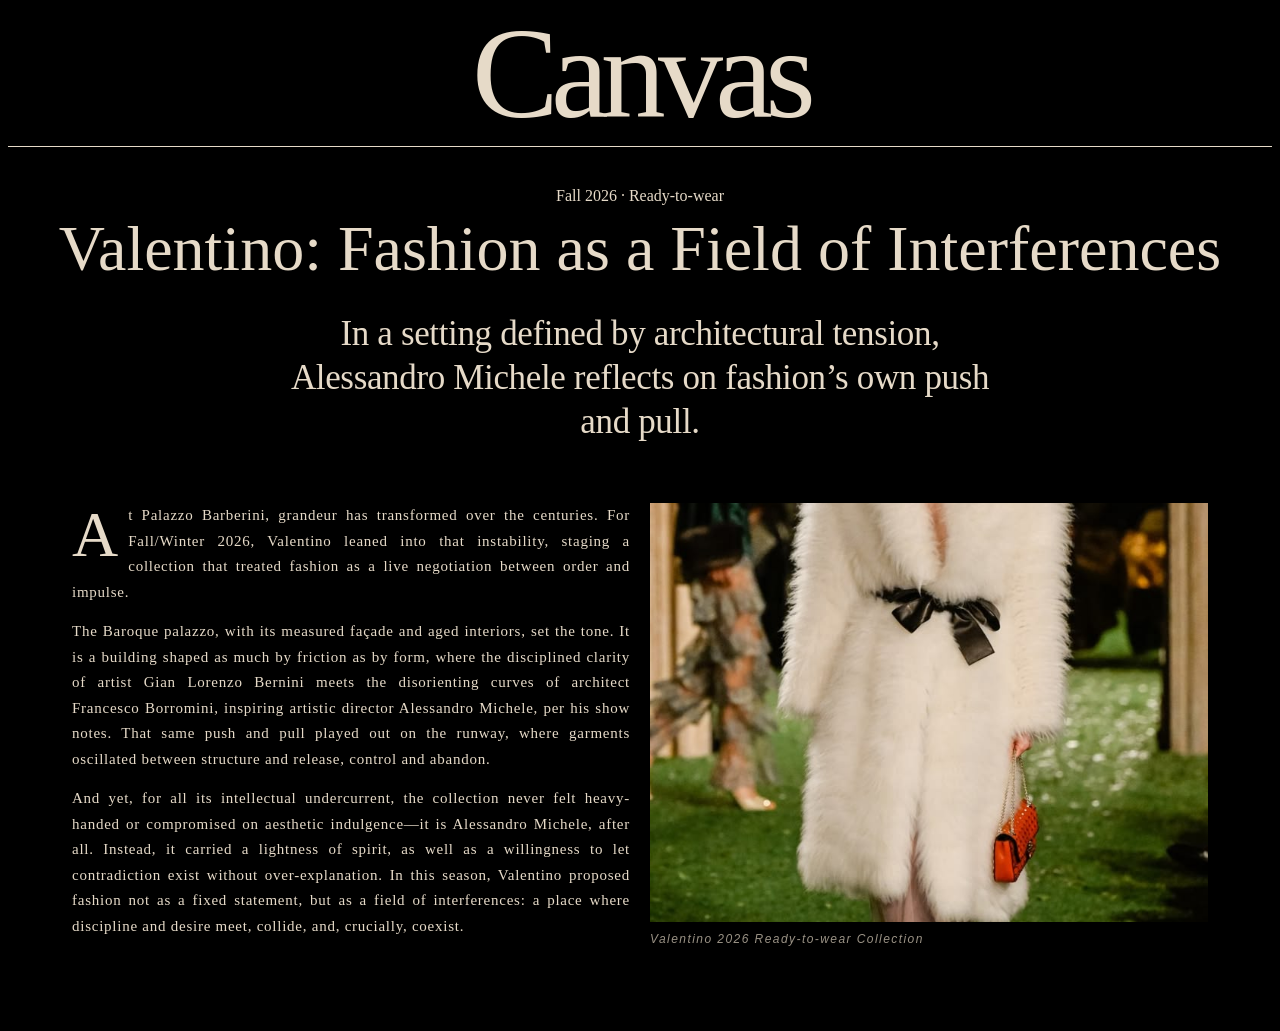
<file: valentino.html>
<!DOCTYPE html>
<html lang="en">
<head>
    <meta charset="UTF-8">
    <meta name="viewport" content="width=device-width, initial-scale=1.0">
    <title>Valentino | Canvas</title>
    <link rel="stylesheet" href="style.css">
</head>
<body>
    <div class="Canvas-head">
        <h1><a href="index.html">Canvas</a></h1>
    </div>
    <hr>

    <p class=show label">Fall 2026 · Ready-to-wear</p>
    <h2 class="Fashion-title">Valentino: Fashion as a Field of Interferences</h2>

    <div class="Fashion-headline">
        <p>In a setting defined by architectural tension, Alessandro Michele reflects on fashion’s own push and pull.</p>
    </div>

    <div class="Fashion-layout">
        <div class="Fashion-article">
            <p>At Palazzo Barberini, grandeur has transformed over the centuries. For Fall/Winter 2026, Valentino leaned into that instability, staging a collection that treated fashion as a live negotiation between order and impulse.</p>
            <p>The Baroque palazzo, with its measured façade and aged interiors, set the tone. It is a building shaped as much by friction as by form, where the disciplined clarity of artist Gian Lorenzo Bernini meets the disorienting curves of architect Francesco Borromini, inspiring artistic director Alessandro Michele, per his show notes. That same push and pull played out on the runway, where garments oscillated between structure and release, control and abandon.</p>
            <p>And yet, for all its intellectual undercurrent, the collection never felt heavy-handed or compromised on aesthetic indulgence—it is Alessandro Michele, after all. Instead, it carried a lightness of spirit, as well as a willingness to let contradiction exist without over-explanation. In this season, Valentino proposed fashion not as a fixed statement, but as a field of interferences: a place where discipline and desire meet, collide, and, crucially, coexist.</p>
        </div>

        <figure class="Fashion-page">
            <img src="Valentino Fall 2026 Ready-to-Wear Collection….jpg" alt="Valentino Fall 2026 Ready-to-wear Collection">
            <figcaption class="photo-tag">Valentino 2026 Ready-to-wear Collection</figcaption>
        </figure>
    </div>
</body>
</html>
</file>
<file: style.css>
:root {
  --ink: #e6dac8;
  --muted: #9a9285;
  --line: #2b2926;
  --panel: #1a1917;
  --serif: Georgia, "Times New Roman", serif;
  --sans: Verdana, Geneva, sans-serif;
}

* {
  box-sizing: border-box;
}

body {
  background: #000;
  color: var(--ink);
}

a {
  color: inherit;
  text-decoration: none;
}

h1 {
  font-family: var(--serif);
  text-align: center;
  font-size: 45px;
}

hr {
  border: 0;
  border-top: 1px solid var(--ink);
}

.Canvas-head {
  display: flex;
  align-items: center;
  justify-content: center;
  flex-wrap: wrap;
  gap: 40px;
  text-align: center;
}

.Canvas-head h1 {
  margin: 0;
  font-weight: 400;
  font-size: clamp(64px, 12vw, 130px);
  letter-spacing: -0.06em;
  line-height: 1;
}

.navbar {
  font-size: 35px;
}

.navbar a {
  padding: 0 20px;
  margin-top: 50px;
}

.start {
  position: relative;
  width: 100%;
  height: 90vh;
}

.start img {
  display: block;
  width: 100%;
  height: 100%;
  object-fit: cover;
}

.start h1 {
  position: absolute;
  z-index: 1;
  margin: 0;
  bottom: -70px;
  left: 30px;
  width: 50%;
  font-size: 55px;
  color: #e8e1d6;
  text-shadow: 5px 8px 12px rgba(0, 0, 0, 0.65);
}

.Canvas-item {
  display: grid;
  grid-template-columns: 1fr;
  gap: 10px;
  margin-top: 150px;
  justify-items: center;
}

.Canvas-item > div {
  position: relative;
}

.Canvas-item img {
  width: 350px;
  height: 200px;
  border-radius: 5px;
}

.Canvas-item .div1 img {
  width: 100%;
  max-width: 600px;
  height: auto;
  aspect-ratio: 600 / 450;
}

.back {
  position: absolute;
  inset: 0;
  display: flex;
  align-items: center;
  justify-content: center;
  background: rgba(0, 0, 0, 0.6);
  font-size: 25px;
  opacity: 0;
  transition: opacity 0.3s ease;
}

.Canvas-item > div:hover .back {
  opacity: 1;
}

.section {
  background: #000;
  font-family: var(--serif);
}

.section .content {
  max-width: 1280px;
  margin: 0 auto;
  padding: 0 32px;
}

.section h2 {
  font-weight: 400;
  line-height: 1.05;
  text-align: left;
}

.label {
  font-family: var(--sans);
  font-size: 12px;
  letter-spacing: 0.18em;
  text-transform: uppercase;
  color: var(--muted);
}

.section-head {
  display: flex;
  justify-content: space-between;
  align-items: baseline;
  border-bottom: 1px solid var(--ink);
  padding-bottom: 14px;
  margin-bottom: 44px;
}

.section-head h2 {
  font-size: clamp(36px, 5vw, 64px);
}

.art-section {
  display: grid;
  grid-template-columns: minmax(0, 5fr) minmax(0, 4fr) minmax(0, 3fr);
  gap: 32px;
  align-items: start;
  margin-bottom: 80px;
}

.art-section img {
  display: block;
  width: 100%;
  aspect-ratio: 3 / 4;
  object-fit: cover;
}

.art-section > div:nth-child(2) {
  margin-top: 60px;
}
.art-section > div:nth-child(3) {
  margin-top: 120px;
}

.art-section h3 {
  font-weight: 400;
  font-size: 18px;
  margin: 8px 0;
}

.art-section p {
  color: var(--muted);
}

.Photography {
  position: relative;
  max-width: 1200px;
  margin: 0 auto;
}

.Photography::after {
  content: "";
  position: absolute;
  width: 6px;
  top: 0;
  bottom: 0;
  left: 50%;
  margin-left: -3px;
  background: var(--ink);
}

.timeline {
  position: relative;
  width: 50%;
  padding: 10px 40px;
}

.timeline::after {
  content: "";
  position: absolute;
  top: 15px;
  z-index: 1;
  width: 25px;
  height: 25px;
  background: #000;
  border: 4px solid var(--ink);
  border-radius: 50%;
}

.one {
  left: 0;
}
.two {
  left: 50%;
}
.one::after {
  right: -17px;
}
.two::after {
  left: -16px;
}

.timeline-content {
  position: relative;
  padding: 20px 30px;
  background: var(--ink);
  color: #000;
  border-radius: 6px;
}

.timeline-content h2 {
  margin: 0 0 8px;
}
.timeline-content p {
  margin: 0;
}

.timeline-content::before {
  content: "";
  position: absolute;
  top: 18px;
  width: 0;
  height: 0;
  border-style: solid;
}

.one .timeline-content::before {
  right: -10px;
  border-width: 10px 0 10px 10px;
  border-color: transparent transparent transparent var(--ink);
}

.two .timeline-content::before {
  left: -10px;
  border-width: 10px 10px 10px 0;
  border-color: transparent var(--ink) transparent transparent;
}

.runway {
  background: #000;
  font-family: var(--serif);
}

.runway img {
  display: block;
  width: 100%;
  height: 100%;
  object-fit: cover;
  margin-top: 10px;
}

.runway h2,
.runway h3 {
  font-weight: 400;
  line-height: 1.05;
  text-align: left;
}

.runway .content {
  max-width: 1280px;
  margin: 0 auto;
  padding: 0 32px;
}

.runway .imgbox {
  overflow: hidden;
  background: var(--panel);
}

.runway .imgbox img {
  transition: transform 1s ease;
}
.runway .imgbox:hover img {
  transform: scale(1.04);
}

.runway-section {
  position: relative;
  height: 92vh;
  min-height: 520px;
}

.runway-section img {
  opacity: 0.7;
}

.runway-section .txt {
  position: absolute;
  left: 0;
  right: 0;
  bottom: 0;
  max-width: 1280px;
  margin: 0 auto;
  padding: 0 32px 56px;
}

.runway-section h2 {
  font-size: clamp(56px, 10vw, 150px);
  letter-spacing: -0.02em;
}

.runway-section p {
  max-width: 520px;
  margin-top: 16px;
  font-size: 19px;
}

.canvas-section {
  padding: 96px 0;
  border-bottom: 1px solid var(--line);
}

.runway .section-head h2 {
  font-size: clamp(36px, 5vw, 64px);
}

.weeks {
  display: grid;
  grid-template-columns: repeat(4, 1fr);
  border-top: 1px solid var(--ink);
}

.weeks a {
  padding: 28px 24px 40px;
  border-right: 1px solid var(--line);
  transition: background 0.4s;
}

.weeks a:first-child {
  padding-left: 0;
}
.weeks a:last-child {
  border-right: 0;
}
.weeks a:hover {
  background: var(--panel);
}
.weeks h3 {
  font-size: 40px;
  margin: 8px 0;
}
.weeks p {
  font-size: 15px;
  opacity: 0.8;
}

.spot {
  display: grid;
  grid-template-columns: 5fr 6fr;
  gap: 56px;
  align-items: center;
}

.spot .imgbox {
  aspect-ratio: 4 / 5;
}
.spot h3 {
  font-size: clamp(34px, 5vw, 64px);
  margin: 10px 0 18px;
}
.spot p {
  margin-bottom: 22px;
  opacity: 0.85;
}

.spot.rev {
  grid-template-columns: 6fr 5fr;
  margin-top: 96px;
}

.spot.rev .imgbox {
  order: 2;
}

.r-link {
  padding-bottom: 2px;
  border-bottom: 1px solid var(--ink);
  transition: opacity 0.3s;
}

.r-link:hover {
  opacity: 0.5;
}

.behind {
  display: grid;
  grid-template-columns: 7fr 5fr;
  gap: 32px;
  align-items: end;
}

.behind .big {
  aspect-ratio: 4 / 3;
}
.behind .small {
  aspect-ratio: 3 / 4;
  margin-bottom: 20px;
}
.behind h3 {
  font-size: 26px;
  margin: 6px 0;
}

.r-caption {
  margin-top: 8px;
  font-size: 13px;
  font-style: italic;
  opacity: 0.6;
}

.closing {
  display: grid;
  grid-template-columns: 1fr 1fr;
  gap: 56px;
  align-items: center;
  max-width: 1280px;
  margin: 0 auto;
  padding: 96px 32px;
}

.closing h2 {
  font-size: clamp(34px, 5vw, 64px);
}
.closing .imgbox {
  aspect-ratio: 4 / 5;
  max-width: 420px;
}

.show {
  margin: 40px 0 10px;
  text-align: center;
}

.Fashion-title {
  margin: 0;
  text-align: center;
  font-family: var(--serif);
  font-weight: 400;
  font-size: clamp(36px, 5vw, 64px);
  line-height: 1.05;
}

.Fashion-headline {
  max-width: 760px;
  margin: 30px auto 60px;
  padding: 0 20px;
  text-align: center;
}

.Fashion-headline p {
  margin: 0;
  font-family: var(--serif);
  font-size: clamp(24px, 3.4vw, 35px);
  line-height: 1.25;
  letter-spacing: -0.01em;
}

.Fashion-layout {
  display: grid;
  grid-template-columns: 1fr 1fr;
  gap: 24px 20px;
  align-items: start;
  max-width: 1200px;
  margin: 0 auto;
  padding: 0 32px 70px;
}

.Fashion-article {
  grid-column: 1;
}

.Fashion-page {
  grid-column: 2;
  grid-row: 1;
  margin: 0;
}

.Fashion-article p {
  margin: 0 0 14px;
  font-size: 15px;
  font-weight: 300;
  line-height: 1.7;
  letter-spacing: 0.05em;
  text-align: justify;
}

.Fashion-article p:first-child::first-letter {
  float: left;
  padding: 6px 10px 0 0;
  font-family: var(--serif);
  font-size: 64px;
  line-height: 0.8;
  letter-spacing: 0;
}

.Fashion-page img {
  display: block;
  width: 100%;
  aspect-ratio: 4 / 3;
  object-fit: cover;
  object-position: 30%;
}

.photo-tag {
  margin-top: 10px;
  font-family: var(--sans);
  font-size: 12px;
  font-style: italic;
  letter-spacing: 0.12em;
  color: var(--muted);
}

@media (min-width: 600px) {
  .Canvas-item {
    grid-template-columns: repeat(2, 1fr);
  }
  .div1 {
    grid-column: 1 / -1;
  }
}

@media (min-width: 992px) {
  .Canvas-item {
    grid-template-columns: repeat(3, 1fr);
    grid-template-rows: repeat(2, 1fr);
  }
  .div1 {
    grid-column: 2;
    grid-row: 1 / span 2;
  }
  .div2 {
    grid-column: 1;
    grid-row: 1;
  }
  .div3 {
    grid-column: 1;
    grid-row: 2;
  }
  .div4 {
    grid-column: 3;
    grid-row: 1;
  }
  .div5 {
    grid-column: 3;
    grid-row: 2;
  }
}

@media (max-width: 992px) {
  .weeks {
    grid-template-columns: 1fr 1fr;
  }
  .spot,
  .spot.rev,
  .behind,
  .closing {
    grid-template-columns: 1fr;
  }
  .spot.rev .imgbox {
    order: 0;
  }
}

@media (max-width: 760px) {
  .Fashion-layout {
    grid-template-columns: 1fr;
    padding: 0 20px 70px;
  }
  .Fashion-article,
  .Fashion-page {
    grid-column: 1;
  }
  .Fashion-page {
    grid-row: 1;
  }
  .Fashion-article p {
    letter-spacing: 0.04em;
  }
}

@media (max-width: 640px) {
  .runway .content {
    padding: 0 20px;
  }
  .canvas-section {
    padding: 56px 0;
  }
  .weeks {
    grid-template-columns: 1fr;
  }
  .weeks a {
    padding: 20px 0;
    border-right: 0;
    border-bottom: 1px solid var(--line);
  }
  .art-section {
    grid-template-columns: 1fr;
  }
  .art-section > div:nth-child(n) {
    margin-top: 0;
  }
}

@media (max-width: 600px) {
  .Photography::after {
    left: 31px;
  }

  .timeline {
    width: 100%;
    padding-left: 70px;
    padding-right: 15px;
  }

  .one,
  .two {
    left: 0;
  }

  .one::after,
  .two::after {
    left: 18px;
    right: auto;
  }

  .one .timeline-content::before,
  .two .timeline-content::before {
    left: -10px;
    right: auto;
    border-width: 10px 10px 10px 0;
    border-color: transparent var(--ink) transparent transparent;
  }
}
</file>
